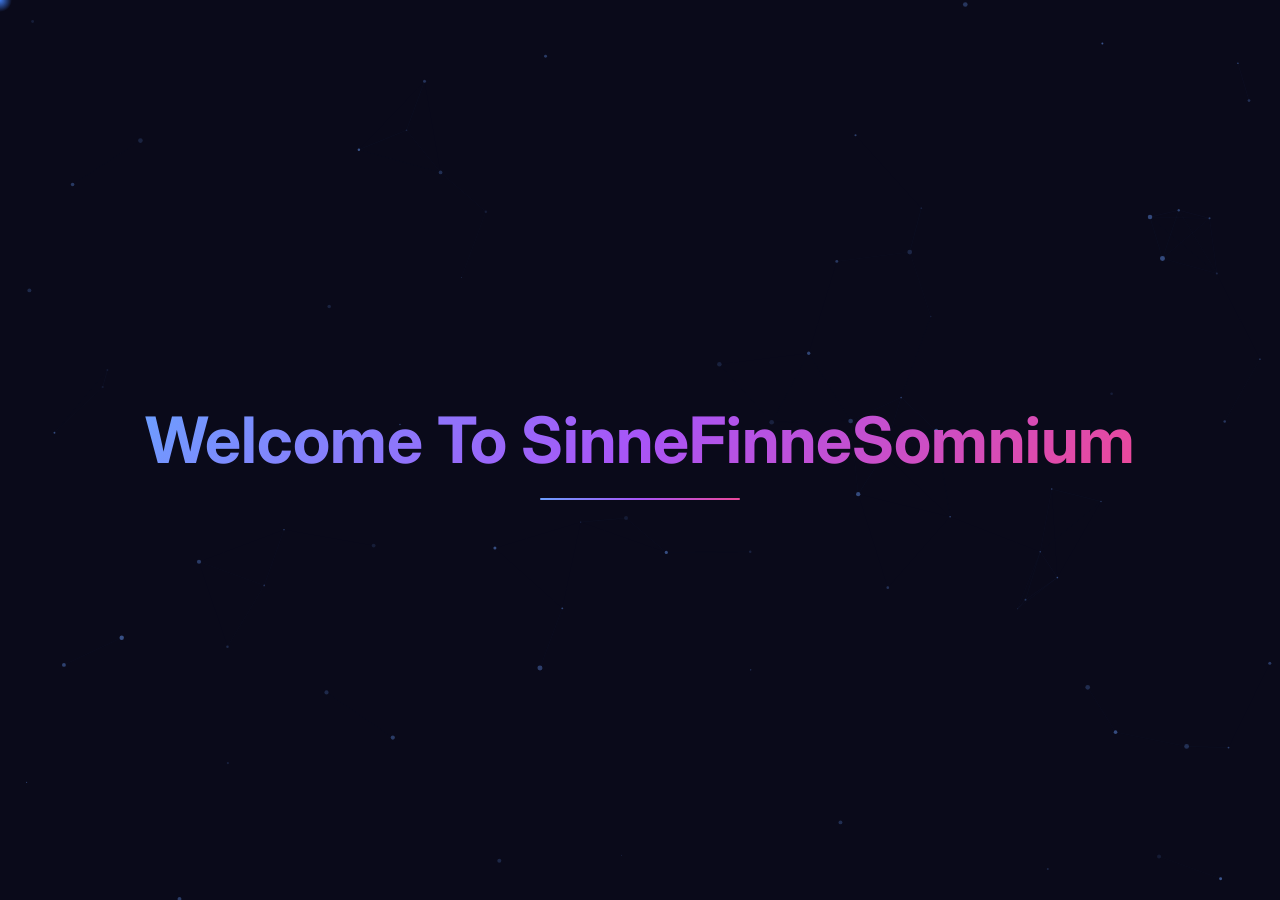
<file: index.html>
<!DOCTYPE html>
<html lang="en">

<head>
  <meta charset="UTF-8">
  <meta name="viewport" content="width=device-width, initial-scale=1.0">
  <meta name="description" content="SinneFinneSomnium — Personal portfolio and creative showcase.">
  <meta name="theme-color" content="#0a0a1a">
  <link rel="stylesheet" href="assets/css/base.css">
  <link rel="stylesheet" href="assets/css/login.css">
  <link rel="icon" type="image/png" href="assets/img/favicon-64.png">
  <link rel="preconnect" href="https://fonts.googleapis.com">
  <link rel="preconnect" href="https://fonts.gstatic.com" crossorigin>
  <link href="https://fonts.googleapis.com/css2?family=Inter:wght@300;400;500;600;700&family=Outfit:wght@300;400;500;600;700&display=swap" rel="stylesheet">
  <script src="assets/js/media.js" defer></script>
  <script src="assets/js/login.js" defer></script>
  <title>SinneFinneSomnium</title>
</head>

<body>
  <canvas id="particles"></canvas>
  <video class="bg-video" autoplay loop muted playsinline></video>
  <audio id="bg-music" preload="auto"></audio>
  <div id="cursor-glow"></div>

  <!-- Loading Screen -->
  <div class="loading-screen" id="loading-screen">
    <div class="loader-content">
      <div class="spinner">
        <div class="spinner-ring"></div>
        <div class="spinner-ring"></div>
        <div class="spinner-ring"></div>
      </div>
      <p class="loader-text" id="loader-text">Loading</p>
    </div>
  </div>

  <!-- Welcome Screen -->
  <div class="welcome-screen" id="welcome-screen">
    <h1 class="welcome-text" id="welcome-text">Welcome To SinneFinneSomnium</h1>
    <div class="welcome-line"></div>
  </div>

  <!-- Login -->
  <div class="login-wrapper" id="login-wrapper">
    <div class="login-container" id="login-container">
      <div class="login-border-glow"></div>
      <div class="login-avatar">
        <img src="assets/img/avatar-400.webp" alt="SinneFinneSomnium" id="login-avatar-img" width="90" height="90">
        <div class="avatar-ring"></div>
      </div>
      <h2 class="login-heading" id="login-heading"></h2>
      <p class="login-subtitle">Enter your credentials to continue</p>
      <form id="login-form" autocomplete="off">
        <div class="input-group">
          <span class="input-icon">&#x1F464;</span>
          <input type="text" id="username" required>
          <label for="username" class="floating-label">Username</label>
        </div>
        <div class="input-group">
          <span class="input-icon">&#x1F512;</span>
          <input type="password" id="password" required>
          <label for="password" class="floating-label">Password</label>
        </div>
        <button type="submit" id="login-btn">
          <span class="btn-text">Sign In</span>
          <span class="btn-shimmer"></span>
        </button>
      </form>
      <div class="error-toast" id="error-toast">
        <span class="error-icon">&#x26A0;&#xFE0F;</span>
        <span class="error-msg" id="error-msg">Invalid username or password</span>
      </div>
    </div>
  </div>

  <!-- Audio Controls -->
  <div class="audio-controls" id="audio-controls">
    <button id="music-toggle" class="music-toggle" title="Toggle Music">
      <span id="music-icon">&#x1F507;</span>
    </button>
    <div class="visualizer" id="visualizer">
      <div class="viz-bar"></div>
      <div class="viz-bar"></div>
      <div class="viz-bar"></div>
      <div class="viz-bar"></div>
      <div class="viz-bar"></div>
    </div>
    <div class="vol-slider-wrap">
      <input type="range" id="vol-slider" min="0" max="100" step="1" value="10">
      <span class="vol-value" id="vol-value">10%</span>
      <span class="song-name" id="song-name">Loading...</span>
    </div>
  </div>
</body>

</html>
</file>
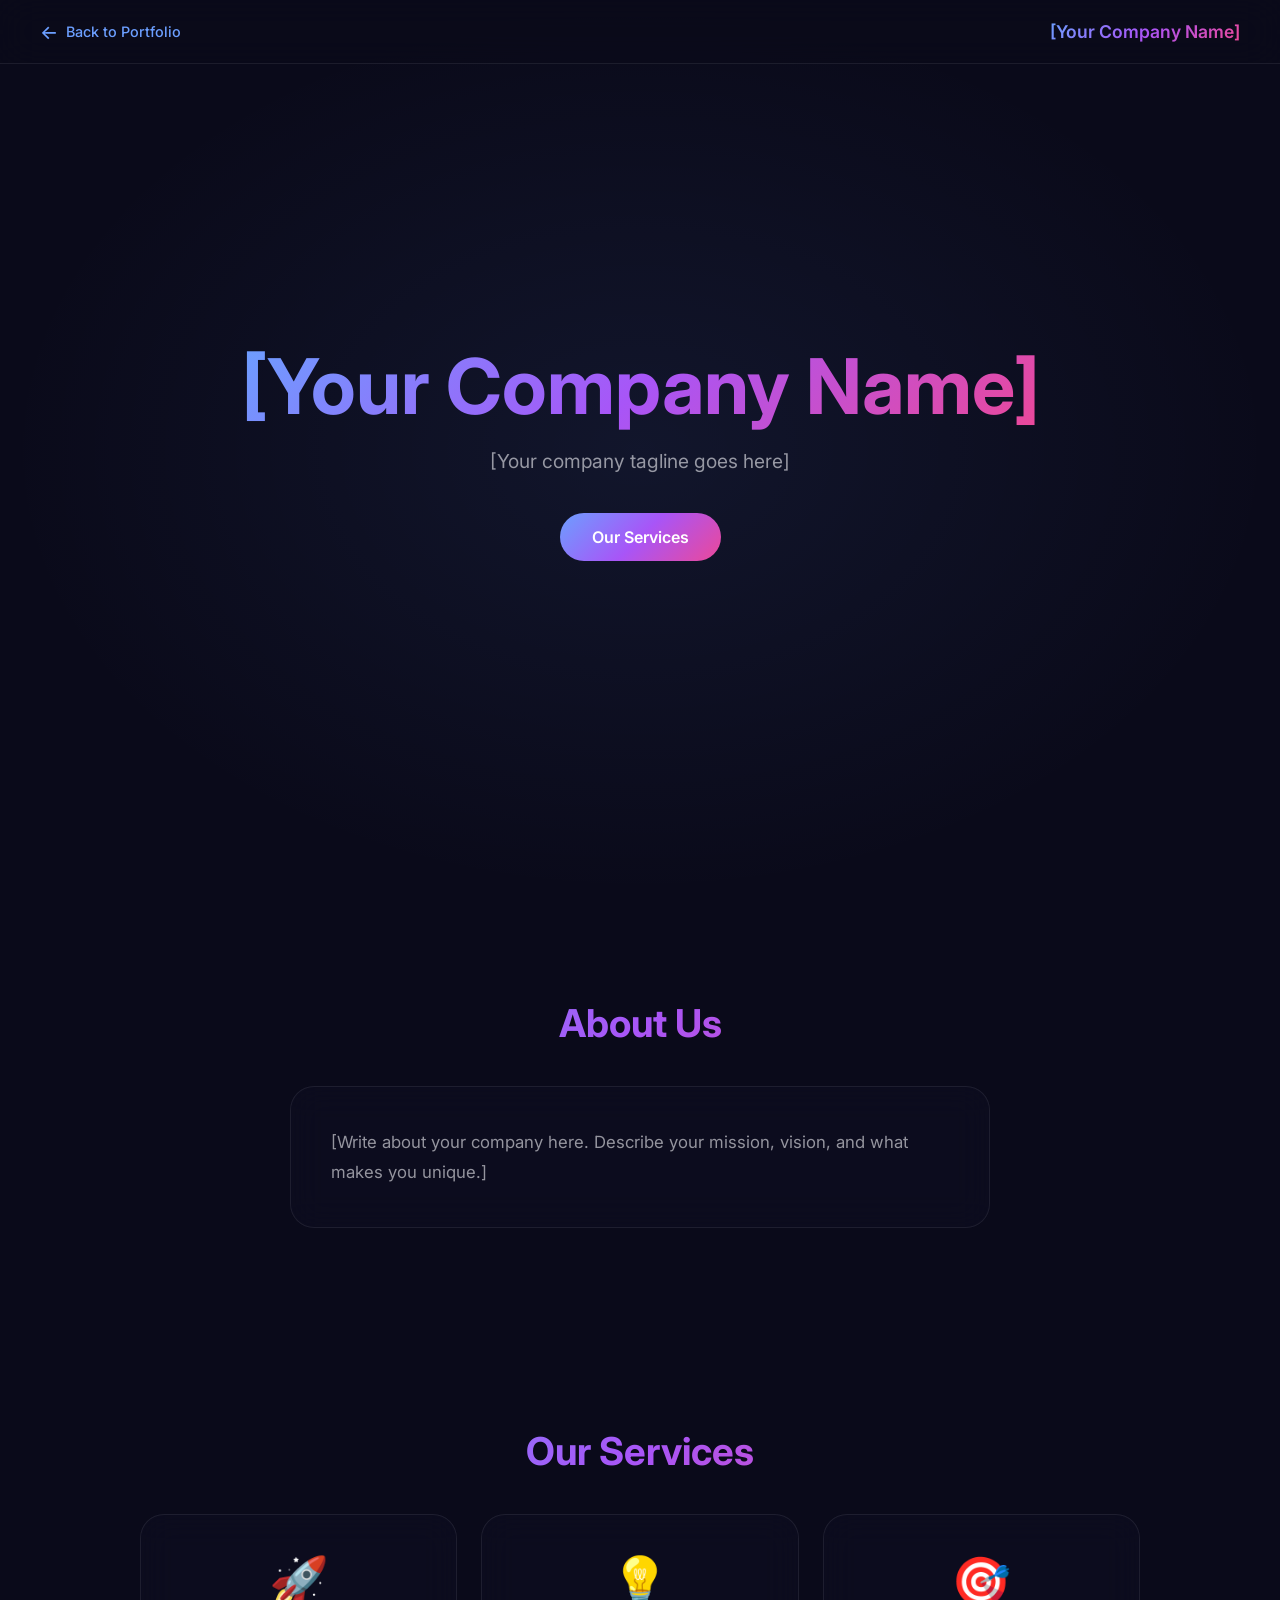
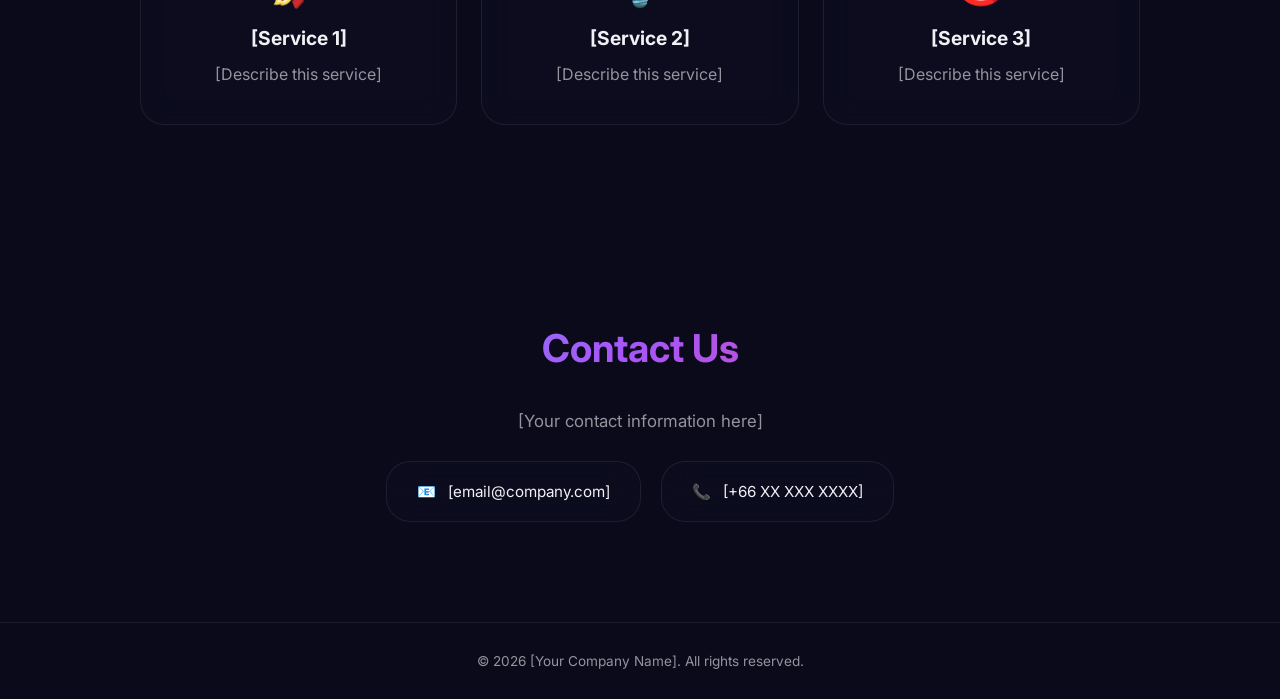
<file: Company/index.html>
<!DOCTYPE html>
<html lang="en">

<head>
  <meta charset="UTF-8">
  <meta name="viewport" content="width=device-width, initial-scale=1.0">
  <meta name="description" content="[Your Company Name] — Company homepage.">
  <link rel="stylesheet" href="../assets/css/base.css">
  <link rel="stylesheet" href="../assets/css/company.css">
  <link rel="icon" type="image/png" href="../assets/img/favicon-64.png">
  <link rel="preconnect" href="https://fonts.googleapis.com">
  <link rel="preconnect" href="https://fonts.gstatic.com" crossorigin>
  <link href="https://fonts.googleapis.com/css2?family=Inter:wght@300;400;500;600;700&family=Outfit:wght@300;400;500;600;700&display=swap" rel="stylesheet">
  <title>[Your Company Name]</title>
</head>

<body>
  <!-- Navigation -->
  <nav class="company-nav">
    <a href="../Home/Homepage.html" class="back-link">
      <span class="back-arrow">&larr;</span>
      <span>Back to Portfolio</span>
    </a>
    <span class="company-brand">[Your Company Name]</span>
  </nav>

  <main>
    <!-- Hero -->
    <section class="company-hero">
      <h1 class="company-title">[Your Company Name]</h1>
      <p class="company-tagline">[Your company tagline goes here]</p>
      <a href="#services" class="btn btn-primary">Our Services</a>
    </section>

    <!-- About -->
    <section class="company-section" id="about">
      <div class="section-inner">
        <h2 class="section-title">About Us</h2>
        <div class="glass-card about-card">
          <p>[Write about your company here. Describe your mission, vision, and what makes you unique.]</p>
        </div>
      </div>
    </section>

    <!-- Services -->
    <section class="company-section" id="services">
      <div class="section-inner">
        <h2 class="section-title">Our Services</h2>
        <div class="services-grid">
          <div class="glass-card service-card">
            <div class="service-icon">&#x1F680;</div>
            <h3>[Service 1]</h3>
            <p>[Describe this service]</p>
          </div>
          <div class="glass-card service-card">
            <div class="service-icon">&#x1F4A1;</div>
            <h3>[Service 2]</h3>
            <p>[Describe this service]</p>
          </div>
          <div class="glass-card service-card">
            <div class="service-icon">&#x1F3AF;</div>
            <h3>[Service 3]</h3>
            <p>[Describe this service]</p>
          </div>
        </div>
      </div>
    </section>

    <!-- Contact -->
    <section class="company-section" id="contact">
      <div class="section-inner" style="text-align:center;">
        <h2 class="section-title">Contact Us</h2>
        <p class="contact-text">[Your contact information here]</p>
        <div class="contact-cards">
          <div class="glass-card contact-card">
            <span>&#x1F4E7;</span>
            <span>[email@company.com]</span>
          </div>
          <div class="glass-card contact-card">
            <span>&#x1F4DE;</span>
            <span>[+66 XX XXX XXXX]</span>
          </div>
        </div>
      </div>
    </section>

    <!-- Footer -->
    <footer class="company-footer">
      <p>&copy; 2026 [Your Company Name]. All rights reserved.</p>
    </footer>
  </main>

  <script src="../assets/js/reveal.js" defer></script>
</body>

</html>
</file>
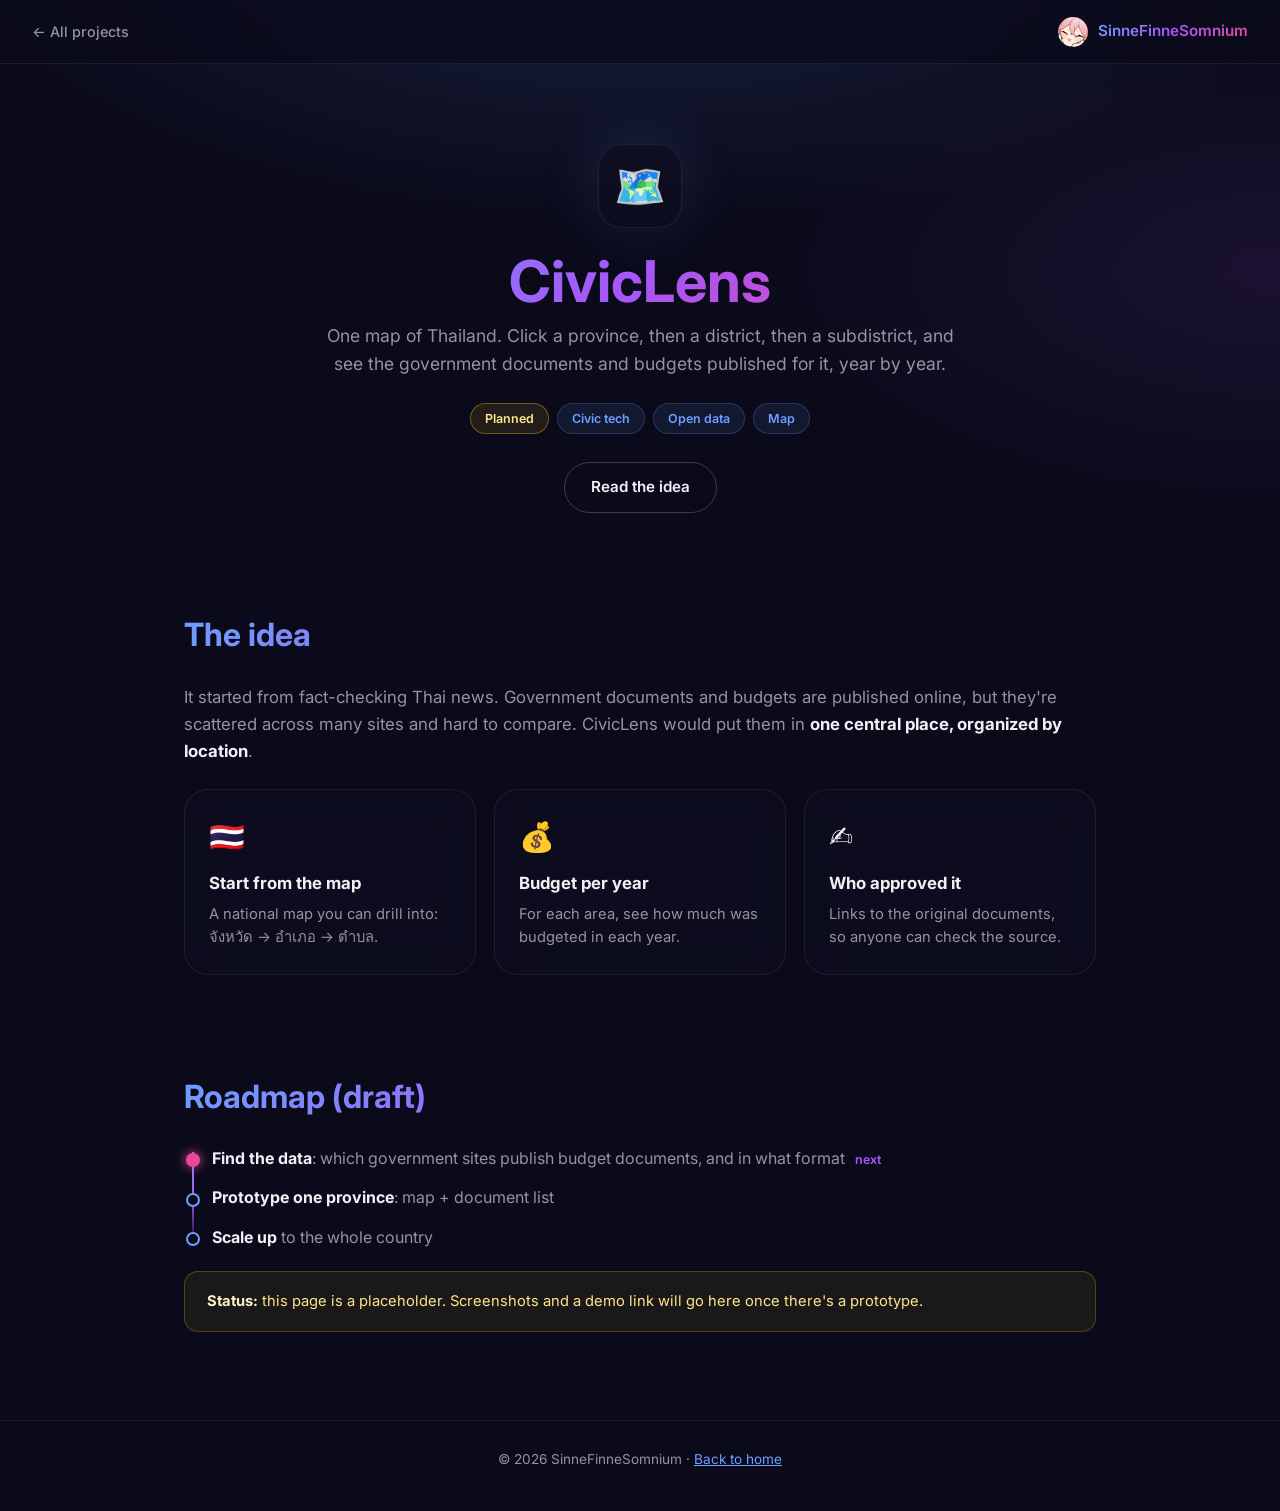
<file: projects/civiclens/index.html>
<!DOCTYPE html>
<html lang="en">

<head>
  <meta charset="UTF-8">
  <meta name="viewport" content="width=device-width, initial-scale=1.0">
  <meta name="description" content="CivicLens — a map of Thailand where you can drill down to any area and see its public budget documents.">
  <meta name="theme-color" content="#0a0a1a">
  <link rel="preconnect" href="https://fonts.googleapis.com">
  <link rel="preconnect" href="https://fonts.gstatic.com" crossorigin>
  <link href="https://fonts.googleapis.com/css2?family=Inter:wght@300;400;500;600;700&family=Outfit:wght@300;400;500;600;700&display=swap" rel="stylesheet">
  <link rel="stylesheet" href="../../assets/css/base.css">
  <link rel="stylesheet" href="../../assets/css/project.css">
  <link rel="icon" type="image/png" href="../../assets/img/favicon-64.png">
  <title>CivicLens — SinneFinneSomnium</title>
</head>

<body>
  <nav class="p-nav">
    <a class="p-back" href="../../Home/Homepage.html#projects">&larr; All projects</a>
    <a class="p-brand" href="../../Home/Homepage.html">
      <img src="../../assets/img/avatar-400.webp" alt="" width="30" height="30">
      <span class="gradient-text">SinneFinneSomnium</span>
    </a>
  </nav>

  <main>
    <header class="p-hero">
      <div class="p-icon">&#x1F5FA;&#xFE0F;</div>
      <h1 class="p-title gradient-text">CivicLens</h1>
      <p class="p-tagline">One map of Thailand. Click a province, then a district, then a subdistrict, and see the government documents and budgets published for it, year by year.</p>
      <div class="p-meta">
        <span class="p-status planned">Planned</span>
        <span class="p-tag">Civic tech</span>
        <span class="p-tag">Open data</span>
        <span class="p-tag">Map</span>
      </div>
      <div class="p-actions">
        <a class="btn btn-outline" href="#idea">Read the idea</a>
      </div>
    </header>

    <section class="p-section" id="idea">
      <h2 class="section-title gradient-text">The idea</h2>
      <p class="p-lead">It started from fact-checking Thai news. Government documents and budgets are published online, but they're scattered across many sites and hard to compare. CivicLens would put them in <strong>one central place, organized by location</strong>.</p>
      <div class="p-grid" style="margin-top: 24px;">
        <div class="p-card glass-card">
          <div class="p-card-icon">&#x1F1F9;&#x1F1ED;</div>
          <h3>Start from the map</h3>
          <p>A national map you can drill into: จังหวัด &rarr; อำเภอ &rarr; ตำบล.</p>
        </div>
        <div class="p-card glass-card">
          <div class="p-card-icon">&#x1F4B0;</div>
          <h3>Budget per year</h3>
          <p>For each area, see how much was budgeted in each year.</p>
        </div>
        <div class="p-card glass-card">
          <div class="p-card-icon">&#x270D;&#xFE0F;</div>
          <h3>Who approved it</h3>
          <p>Links to the original documents, so anyone can check the source.</p>
        </div>
      </div>
    </section>

    <section class="p-section">
      <h2 class="section-title gradient-text">Roadmap (draft)</h2>
      <ol class="p-timeline">
        <li class="now"><strong>Find the data</strong>: which government sites publish budget documents, and in what format <span class="when">next</span></li>
        <li><strong>Prototype one province</strong>: map + document list</li>
        <li><strong>Scale up</strong> to the whole country</li>
      </ol>
      <p class="p-note" style="margin-top: 20px;"><strong>Status:</strong> this page is a placeholder. Screenshots and a demo link will go here once there's a prototype.</p>
    </section>
  </main>

  <footer class="p-footer">
    <p>&copy; 2026 SinneFinneSomnium &middot; <a href="../../Home/Homepage.html">Back to home</a></p>
  </footer>

  <script src="../../assets/js/reveal.js" defer></script>
</body>

</html>
</file>
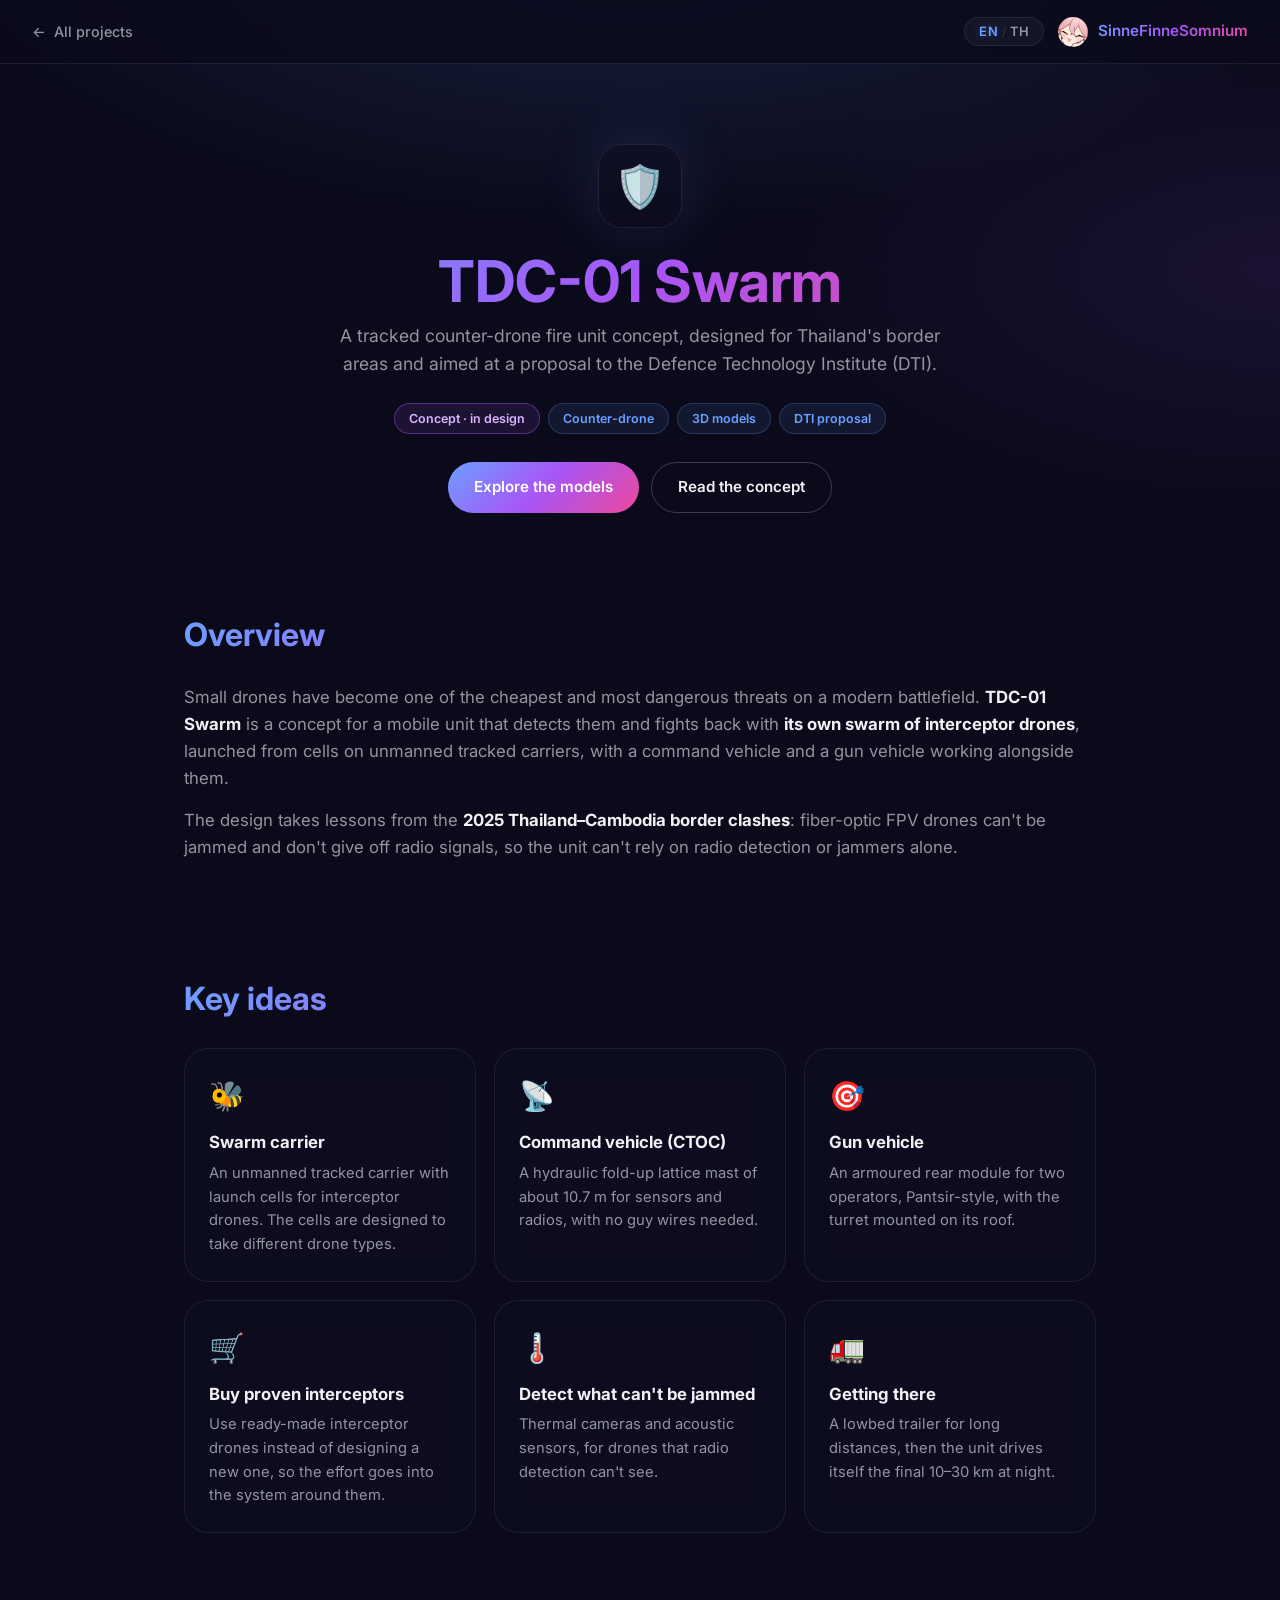
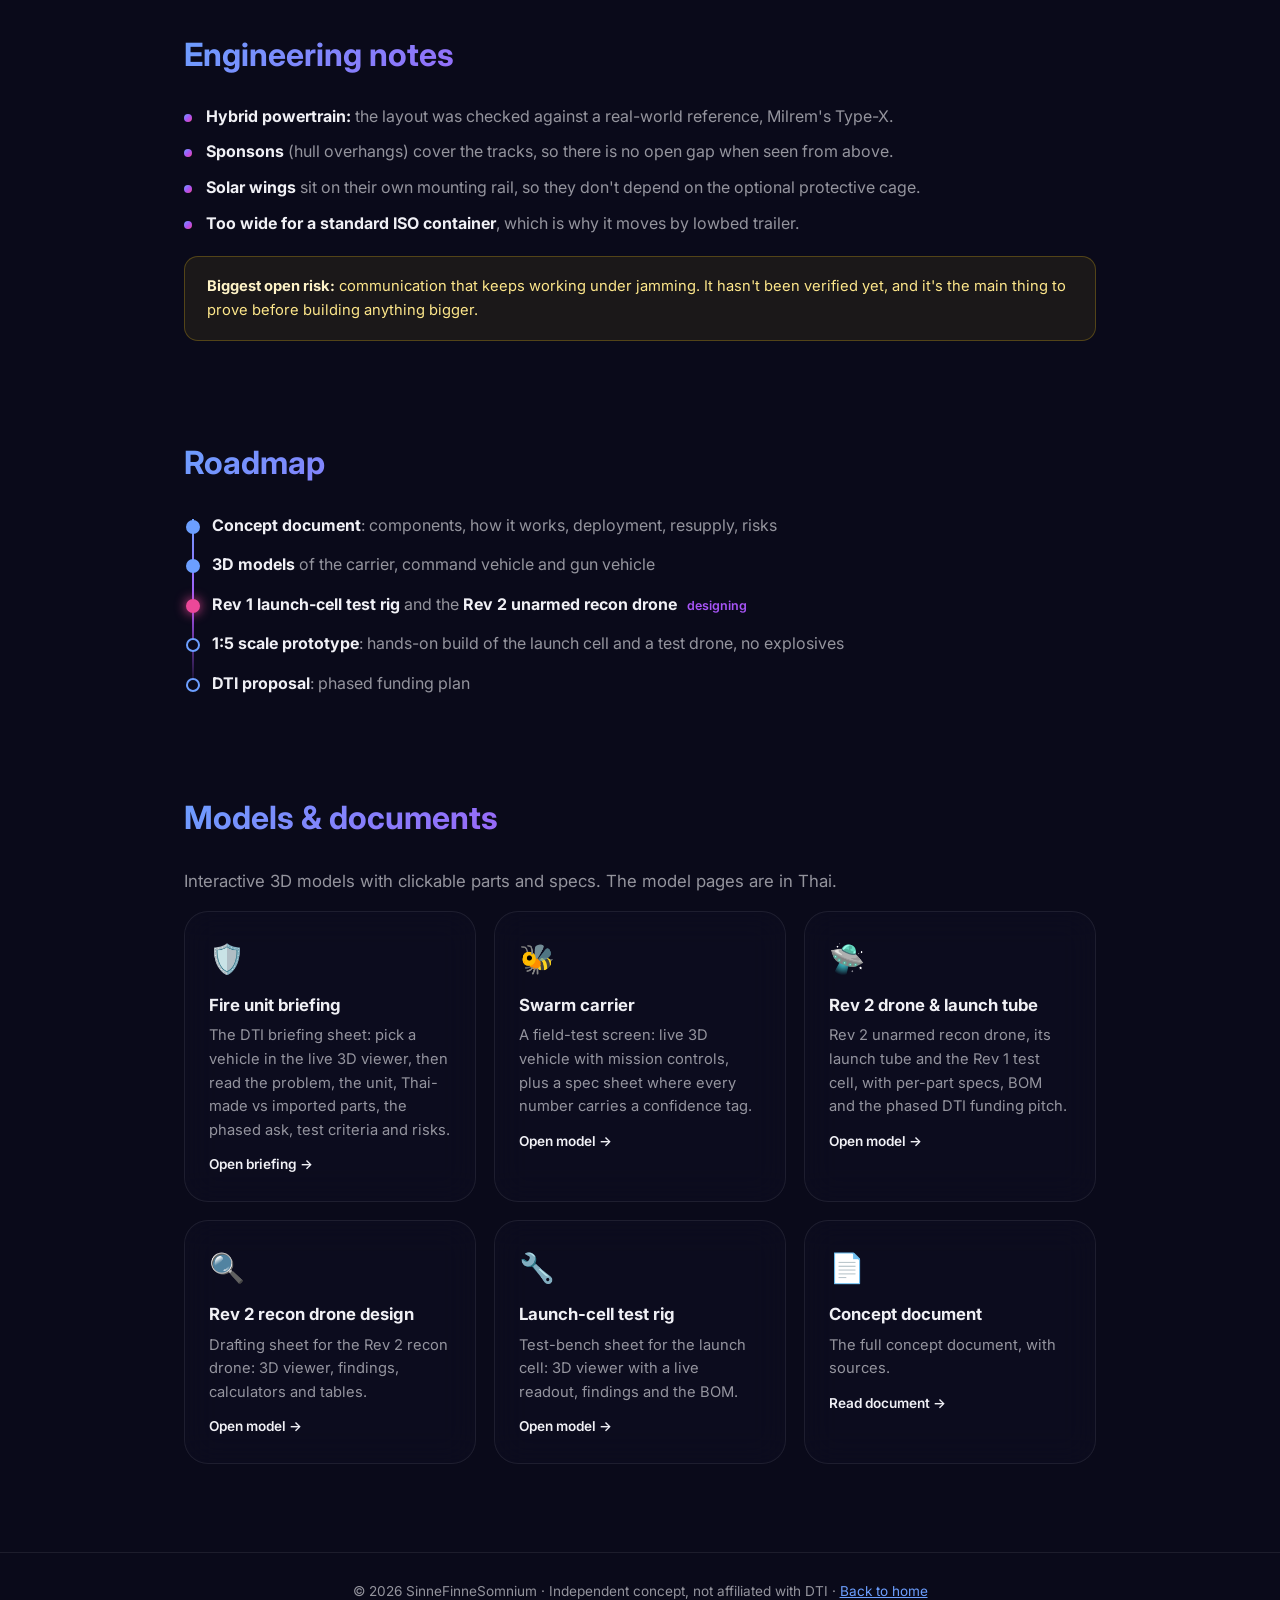
<file: projects/tdc-01/index.html>
<!DOCTYPE html>
<html lang="en">

<head>
  <meta charset="UTF-8">
  <meta name="viewport" content="width=device-width, initial-scale=1.0">
  <meta name="description" content="TDC-01 Swarm — a tracked counter-drone fire unit concept for Thailand's border areas.">
  <meta name="theme-color" content="#0a0a1a">
  <link rel="preconnect" href="https://fonts.googleapis.com">
  <link rel="preconnect" href="https://fonts.gstatic.com" crossorigin>
  <link href="https://fonts.googleapis.com/css2?family=Inter:wght@300;400;500;600;700&family=Outfit:wght@300;400;500;600;700&display=swap" rel="stylesheet">
  <link rel="stylesheet" href="../../assets/css/base.css">
  <link rel="stylesheet" href="../../assets/css/project.css">
  <link rel="icon" type="image/png" href="../../assets/img/favicon-64.png">
  <script src="../../assets/js/lang.js"></script>
  <title>TDC-01 Swarm — SinneFinneSomnium</title>
</head>

<body>
  <nav class="p-nav">
    <a class="p-back" href="../../Home/Homepage.html#projects">&larr; <span data-l="en">All projects</span><span data-l="th">โปรเจกต์ทั้งหมด</span></a>
    <div class="p-nav-right">
      <button class="lang-switcher" id="lang-switcher" title="Switch language / เปลี่ยนภาษา">
        <span class="lang-option active" data-lang="en">EN</span>
        <span class="lang-divider">/</span>
        <span class="lang-option" data-lang="th">TH</span>
      </button>
      <a class="p-brand" href="../../Home/Homepage.html">
        <img src="../../assets/img/avatar-400.webp" alt="" width="30" height="30">
        <span class="gradient-text">SinneFinneSomnium</span>
      </a>
    </div>
  </nav>

  <main>
    <header class="p-hero">
      <div class="p-icon">&#x1F6E1;&#xFE0F;</div>
      <h1 class="p-title gradient-text">TDC-01 Swarm</h1>
      <p class="p-tagline" data-l="en">A tracked counter-drone fire unit concept, designed for Thailand's border areas and aimed at a proposal to the Defence Technology Institute (DTI).</p>
      <p class="p-tagline" data-l="th">แนวคิดหน่วยยิงต่อต้านโดรนบนรถสายพาน ออกแบบสำหรับพื้นที่ชายแดนไทย เพื่อเสนอต่อสถาบันเทคโนโลยีป้องกันประเทศ (สทป. / DTI)</p>
      <div class="p-meta">
        <span class="p-status concept"><span data-l="en">Concept &middot; in design</span><span data-l="th">แนวคิด &middot; กำลังออกแบบ</span></span>
        <span class="p-tag"><span data-l="en">Counter-drone</span><span data-l="th">ต่อต้านโดรน</span></span>
        <span class="p-tag"><span data-l="en">3D models</span><span data-l="th">โมเดล 3 มิติ</span></span>
        <span class="p-tag"><span data-l="en">DTI proposal</span><span data-l="th">ข้อเสนอต่อ สทป.</span></span>
      </div>
      <div class="p-actions">
        <a class="btn btn-primary" href="#models"><span data-l="en">Explore the models</span><span data-l="th">ดูโมเดล</span></a>
        <a class="btn btn-outline" href="concept/index.html"><span data-l="en">Read the concept</span><span data-l="th">อ่านเอกสารแนวคิด</span></a>
      </div>
    </header>

    <section class="p-section" id="overview">
      <h2 class="section-title gradient-text"><span data-l="en">Overview</span><span data-l="th">ภาพรวม</span></h2>
      <p class="p-lead" data-l="en">Small drones have become one of the cheapest and most dangerous threats on a modern battlefield. <strong>TDC-01 Swarm</strong> is a concept for a mobile unit that detects them and fights back with <strong>its own swarm of interceptor drones</strong>, launched from cells on unmanned tracked carriers, with a command vehicle and a gun vehicle working alongside them.</p>
      <p class="p-lead" data-l="th">โดรนขนาดเล็กกลายเป็นภัยที่ถูกที่สุดและอันตรายที่สุดอย่างหนึ่งในสนามรบยุคนี้ <strong>TDC-01 Swarm</strong> คือแนวคิดหน่วยเคลื่อนที่ที่ตรวจจับโดรนเหล่านี้แล้วสู้กลับด้วย<strong>ฝูงโดรนสกัดกั้นของตัวเอง</strong> ซึ่งยิงจากช่องปล่อยบนรถสายพานไร้คนขับ ทำงานร่วมกับรถศูนย์บังคับการและรถปืน</p>
      <p class="p-lead" data-l="en">The design takes lessons from the <strong>2025 Thailand&ndash;Cambodia border clashes</strong>: fiber-optic FPV drones can't be jammed and don't give off radio signals, so the unit can't rely on radio detection or jammers alone.</p>
      <p class="p-lead" data-l="th">การออกแบบนำบทเรียนจาก<strong>การปะทะชายแดนไทย&ndash;กัมพูชา ปี 2568</strong> มาใช้ โดรน FPV ที่บังคับผ่านสายใยแก้วรบกวนสัญญาณไม่ได้และไม่ปล่อยคลื่นวิทยุ หน่วยนี้จึงพึ่งแค่การจับคลื่นวิทยุหรือเครื่องรบกวนสัญญาณอย่างเดียวไม่ได้</p>
    </section>

    <section class="p-section">
      <h2 class="section-title gradient-text"><span data-l="en">Key ideas</span><span data-l="th">แนวคิดหลัก</span></h2>
      <div class="p-grid">
        <div class="p-card glass-card">
          <div class="p-card-icon">&#x1F41D;</div>
          <h3><span data-l="en">Swarm carrier</span><span data-l="th">รถ Swarm</span></h3>
          <p data-l="en">An unmanned tracked carrier with launch cells for interceptor drones. The cells are designed to take different drone types.</p>
          <p data-l="th">รถสายพานไร้คนขับที่มีช่องปล่อยโดรนสกัดกั้น ออกแบบช่องให้ใส่โดรนได้หลายแบบ</p>
        </div>
        <div class="p-card glass-card">
          <div class="p-card-icon">&#x1F4E1;</div>
          <h3><span data-l="en">Command vehicle (CTOC)</span><span data-l="th">รถศูนย์บังคับการ (CTOC)</span></h3>
          <p data-l="en">A hydraulic fold-up lattice mast of about 10.7 m for sensors and radios, with no guy wires needed.</p>
          <p data-l="th">เสาโครงถักพับได้ด้วยไฮดรอลิก สูงราว 10.7 ม. สำหรับเซนเซอร์และวิทยุ ไม่ต้องใช้สลิงยึด</p>
        </div>
        <div class="p-card glass-card">
          <div class="p-card-icon">&#x1F3AF;</div>
          <h3><span data-l="en">Gun vehicle</span><span data-l="th">รถปืน</span></h3>
          <p data-l="en">An armoured rear module for two operators, Pantsir-style, with the turret mounted on its roof.</p>
          <p data-l="th">ห้องควบคุมหุ้มเกราะท้ายรถสำหรับพลประจำ 2 นาย แบบ Pantsir โดยติดป้อมปืนไว้บนหลังคา</p>
        </div>
        <div class="p-card glass-card">
          <div class="p-card-icon">&#x1F6D2;</div>
          <h3><span data-l="en">Buy proven interceptors</span><span data-l="th">ซื้อโดรนสกัดกั้นที่พิสูจน์แล้ว</span></h3>
          <p data-l="en">Use ready-made interceptor drones instead of designing a new one, so the effort goes into the system around them.</p>
          <p data-l="th">ใช้โดรนสกัดกั้นสำเร็จรูปแทนการออกแบบใหม่ แล้วทุ่มแรงไปที่ระบบรอบตัวโดรน</p>
        </div>
        <div class="p-card glass-card">
          <div class="p-card-icon">&#x1F321;&#xFE0F;</div>
          <h3><span data-l="en">Detect what can't be jammed</span><span data-l="th">ตรวจจับสิ่งที่รบกวนไม่ได้</span></h3>
          <p data-l="en">Thermal cameras and acoustic sensors, for drones that radio detection can't see.</p>
          <p data-l="th">กล้องความร้อนและไมโครโฟน สำหรับโดรนที่การจับคลื่นวิทยุมองไม่เห็น</p>
        </div>
        <div class="p-card glass-card">
          <div class="p-card-icon">&#x1F69B;</div>
          <h3><span data-l="en">Getting there</span><span data-l="th">การเดินทางไปพื้นที่</span></h3>
          <p data-l="en">A lowbed trailer for long distances, then the unit drives itself the final 10&ndash;30 km at night.</p>
          <p data-l="th">ใช้รถพ่วงโลว์เบดสำหรับระยะไกล แล้วขับเองช่วง 10&ndash;30 กม. สุดท้ายในเวลากลางคืน</p>
        </div>
      </div>
    </section>

    <section class="p-section">
      <h2 class="section-title gradient-text"><span data-l="en">Engineering notes</span><span data-l="th">บันทึกด้านวิศวกรรม</span></h2>
      <ul class="p-list" data-l="en">
        <li><strong>Hybrid powertrain:</strong> the layout was checked against a real-world reference, Milrem's Type-X.</li>
        <li><strong>Sponsons</strong> (hull overhangs) cover the tracks, so there is no open gap when seen from above.</li>
        <li><strong>Solar wings</strong> sit on their own mounting rail, so they don't depend on the optional protective cage.</li>
        <li><strong>Too wide for a standard ISO container</strong>, which is why it moves by lowbed trailer.</li>
      </ul>
      <ul class="p-list" data-l="th">
        <li><strong>ระบบขับเคลื่อนไฮบริด:</strong> เทียบผังกับรถจริงที่ใช้อ้างอิงคือ Type-X ของ Milrem แล้ว</li>
        <li><strong>สปอนซัน</strong> (ตัวถังยื่นออกด้านข้าง) ปิดเหนือสายพาน มองจากด้านบนจึงไม่มีช่องโหว่</li>
        <li><strong>แผงโซลาร์</strong> มีรางยึดของตัวเอง ไม่ต้องพึ่งกรงป้องกันที่เป็นอุปกรณ์เสริม</li>
        <li><strong>กว้างเกินตู้คอนเทนเนอร์ ISO มาตรฐาน</strong> จึงต้องขนด้วยรถพ่วงโลว์เบด</li>
      </ul>
      <p class="p-note" style="margin-top: 20px;" data-l="en"><strong>Biggest open risk:</strong> communication that keeps working under jamming. It hasn't been verified yet, and it's the main thing to prove before building anything bigger.</p>
      <p class="p-note" style="margin-top: 20px;" data-l="th"><strong>ความเสี่ยงใหญ่ที่สุดที่ยังไม่ได้ปิด:</strong> การสื่อสารที่ยังใช้ได้ภายใต้การรบกวนสัญญาณ ข้อนี้ยังไม่ได้พิสูจน์ และต้องพิสูจน์ให้ได้ก่อนจะสร้างอะไรที่ใหญ่กว่านี้</p>
    </section>

    <section class="p-section">
      <h2 class="section-title gradient-text"><span data-l="en">Roadmap</span><span data-l="th">แผนงาน</span></h2>
      <ol class="p-timeline" data-l="en">
        <li class="done"><strong>Concept document</strong>: components, how it works, deployment, resupply, risks</li>
        <li class="done"><strong>3D models</strong> of the carrier, command vehicle and gun vehicle</li>
        <li class="now"><strong>Rev 1 launch-cell test rig</strong> and the <strong>Rev 2 unarmed recon drone</strong> <span class="when">designing</span></li>
        <li><strong>1:5 scale prototype</strong>: hands-on build of the launch cell and a test drone, no explosives</li>
        <li><strong>DTI proposal</strong>: phased funding plan</li>
      </ol>
      <ol class="p-timeline" data-l="th">
        <li class="done"><strong>เอกสารแนวคิด</strong>: ส่วนประกอบ หลักการทำงาน การวางกำลัง การส่งกำลังบำรุง และความเสี่ยง</li>
        <li class="done"><strong>โมเดล 3 มิติ</strong> ของรถ Swarm รถศูนย์บังคับการ และรถปืน</li>
        <li class="now"><strong>แท่นทดสอบช่องปล่อยรุ่น 1</strong> และ<strong>โดรนลาดตระเวนรุ่น 2 แบบไม่มีอาวุธ</strong> <span class="when">กำลังออกแบบ</span></li>
        <li><strong>ต้นแบบย่อส่วน 1:5</strong>: สร้างช่องปล่อยและโดรนทดสอบจริง ไม่มีวัตถุระเบิด</li>
        <li><strong>ข้อเสนอต่อ สทป.</strong>: แผนขอทุนแบ่งเป็นเฟส</li>
      </ol>
    </section>

    <section class="p-section" id="models">
      <h2 class="section-title gradient-text"><span data-l="en">Models &amp; documents</span><span data-l="th">โมเดลและเอกสาร</span></h2>
      <p class="p-lead" data-l="en">Interactive 3D models with clickable parts and specs. The model pages are in Thai.</p>
      <p class="p-lead" data-l="th">โมเดล 3 มิติแบบโต้ตอบได้ แตะชิ้นส่วนเพื่อดูสเปกได้</p>
      <div class="p-grid">
        <a class="p-card glass-card" href="models/fire-unit/index.html">
          <div class="p-card-icon">&#x1F6E1;&#xFE0F;</div>
          <h3><span data-l="en">Fire unit briefing</span><span data-l="th">หน่วยยิง TDC-01</span></h3>
          <p data-l="en">The DTI briefing sheet: pick a vehicle in the live 3D viewer, then read the problem, the unit, Thai-made vs imported parts, the phased ask, test criteria and risks.</p>
          <p data-l="th">เอกสารสรุปสำหรับ สทป.: เลือกรถในโมเดล 3 มิติ แล้วอ่านปัญหา ตัวหน่วย ชิ้นส่วนที่ผลิตในไทยกับที่ต้องนำเข้า คำขอทุนรายเฟส เกณฑ์ทดสอบ และความเสี่ยง</p>
          <span class="p-card-link"><span data-l="en">Open briefing &rarr;</span><span data-l="th">เปิดดู &rarr;</span></span>
        </a>
        <a class="p-card glass-card" href="models/carrier/index.html">
          <div class="p-card-icon">&#x1F41D;</div>
          <h3><span data-l="en">Swarm carrier</span><span data-l="th">รถ Swarm</span></h3>
          <p data-l="en">A field-test screen: live 3D vehicle with mission controls, plus a spec sheet where every number carries a confidence tag.</p>
          <p data-l="th">หน้าจอทดสอบภาคสนาม: รถ 3 มิติพร้อมปุ่มสั่งภารกิจ และตารางสเปกที่ทุกตัวเลขมีป้ายบอกความมั่นใจ</p>
          <span class="p-card-link"><span data-l="en">Open model &rarr;</span><span data-l="th">เปิดดู &rarr;</span></span>
        </a>
        <a class="p-card glass-card" href="models/drone-v2/index.html">
          <div class="p-card-icon">&#x1F6F8;</div>
          <h3><span data-l="en">Rev 2 drone &amp; launch tube</span><span data-l="th">โดรนรุ่น 2 และท่อปล่อย</span></h3>
          <p data-l="en">Rev 2 unarmed recon drone, its launch tube and the Rev 1 test cell, with per-part specs, BOM and the phased DTI funding pitch.</p>
          <p data-l="th">โดรนลาดตระเวนรุ่น 2 แบบไม่มีอาวุธ ท่อปล่อย และกล่องทดสอบรุ่น 1 พร้อมสเปกรายชิ้น รายการชิ้นส่วนและราคา และแผนขอทุนรายเฟส</p>
          <span class="p-card-link"><span data-l="en">Open model &rarr;</span><span data-l="th">เปิดดู &rarr;</span></span>
        </a>
        <a class="p-card glass-card" href="models/recon-v2/index.html">
          <div class="p-card-icon">&#x1F50D;</div>
          <h3><span data-l="en">Rev 2 recon drone design</span><span data-l="th">โดรนลาดตระเวนรุ่น 2</span></h3>
          <p data-l="en">Drafting sheet for the Rev 2 recon drone: 3D viewer, findings, calculators and tables.</p>
          <p data-l="th">แผ่นงานออกแบบโดรนลาดตระเวนรุ่น 2: โมเดล 3 มิติ ผลการวิเคราะห์ เครื่องคำนวณ และตาราง</p>
          <span class="p-card-link"><span data-l="en">Open model &rarr;</span><span data-l="th">เปิดดู &rarr;</span></span>
        </a>
        <a class="p-card glass-card" href="models/launch-test-rig/index.html">
          <div class="p-card-icon">&#x1F527;</div>
          <h3><span data-l="en">Launch-cell test rig</span><span data-l="th">แท่นทดสอบช่องปล่อย</span></h3>
          <p data-l="en">Test-bench sheet for the launch cell: 3D viewer with a live readout, findings and the BOM.</p>
          <p data-l="th">แผ่นงานแท่นทดสอบช่องปล่อย: โมเดล 3 มิติพร้อมค่าที่อ่านได้สด ผลการวิเคราะห์ และรายการชิ้นส่วน</p>
          <span class="p-card-link"><span data-l="en">Open model &rarr;</span><span data-l="th">เปิดดู &rarr;</span></span>
        </a>
        <a class="p-card glass-card" href="concept/index.html">
          <div class="p-card-icon">&#x1F4C4;</div>
          <h3><span data-l="en">Concept document</span><span data-l="th">เอกสารแนวคิดหน่วยยิง</span></h3>
          <p data-l="en">The full concept document, with sources.</p>
          <p data-l="th">เอกสารแนวคิดฉบับเต็ม พร้อมแหล่งอ้างอิง</p>
          <span class="p-card-link"><span data-l="en">Read document &rarr;</span><span data-l="th">อ่านเอกสาร &rarr;</span></span>
        </a>
      </div>
    </section>
  </main>

  <footer class="p-footer">
    <p><span data-l="en">&copy; 2026 SinneFinneSomnium &middot; Independent concept, not affiliated with DTI &middot; <a href="../../Home/Homepage.html">Back to home</a></span><span data-l="th">&copy; 2569 SinneFinneSomnium &middot; แนวคิดอิสระ ไม่ได้เกี่ยวข้องกับ สทป. &middot; <a href="../../Home/Homepage.html">กลับหน้าแรก</a></span></p>
  </footer>

  <script src="../../assets/js/reveal.js" defer></script>
</body>

</html>
</file>
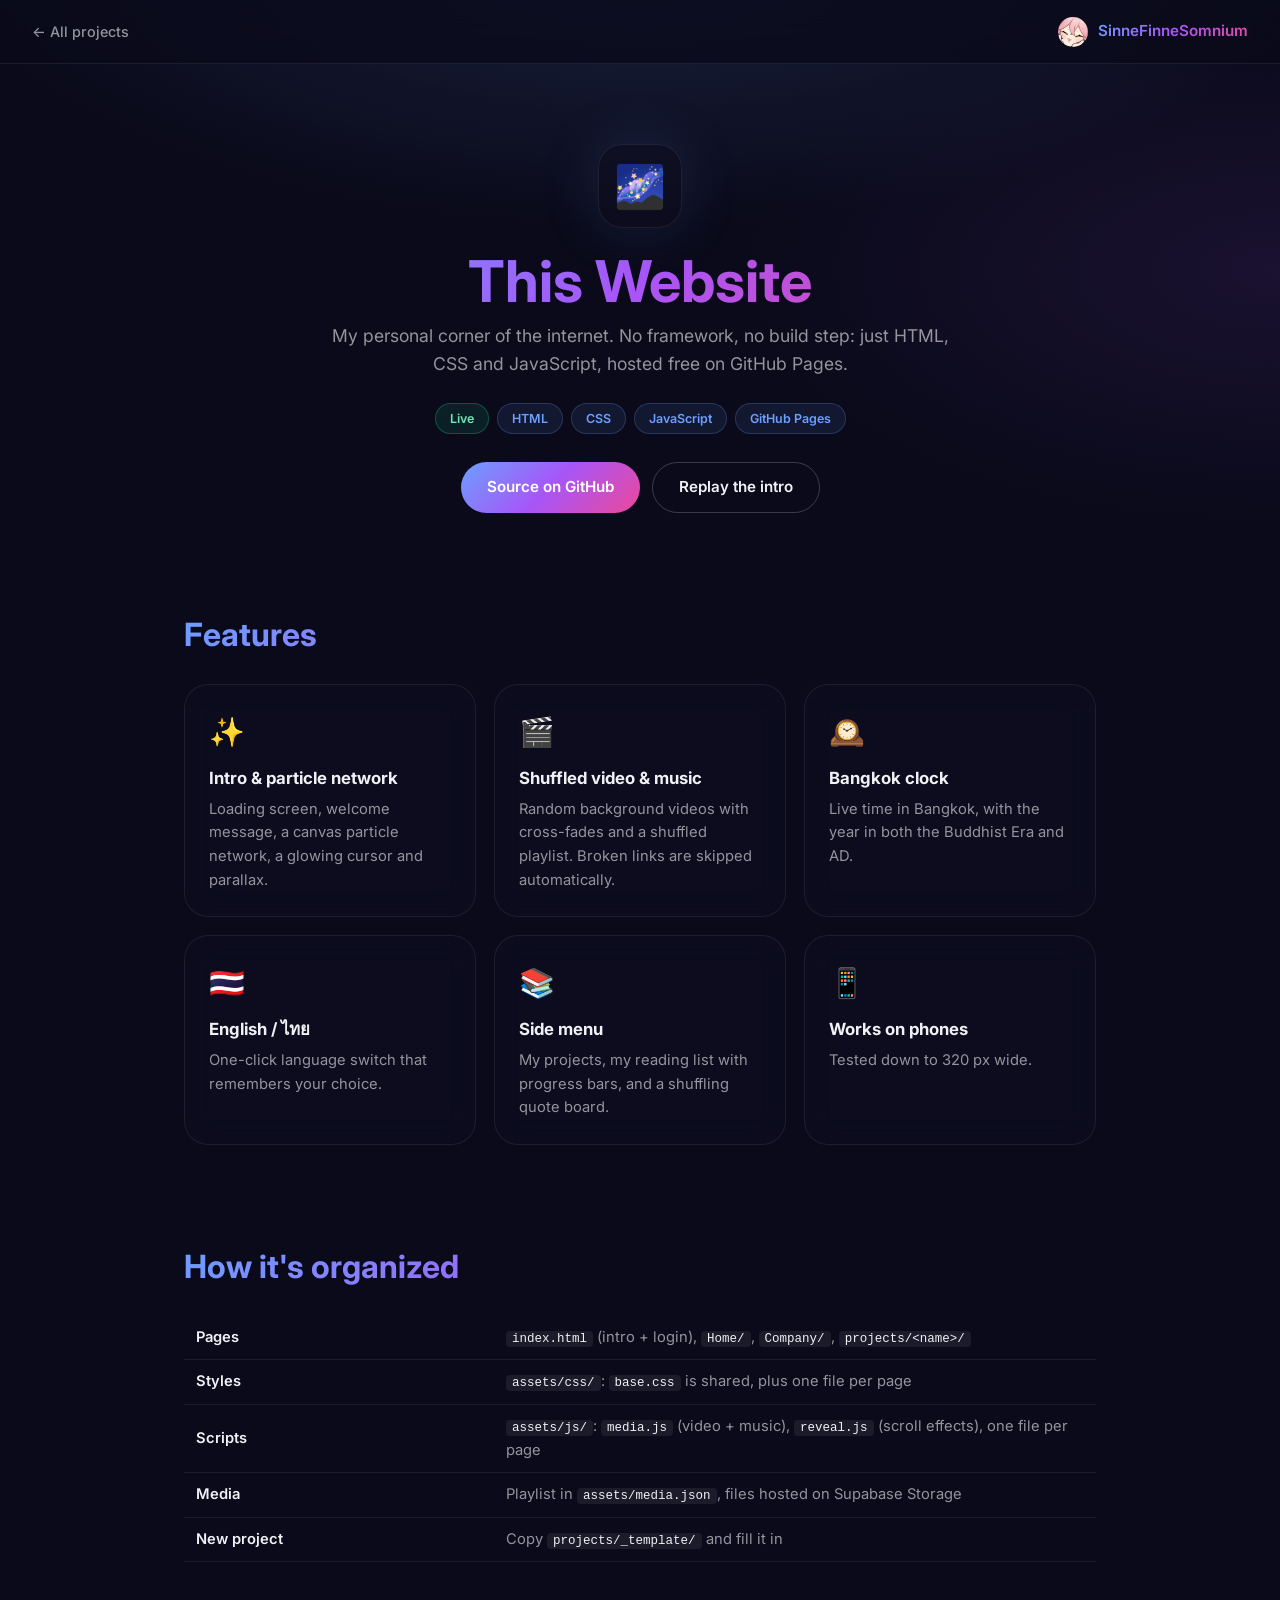
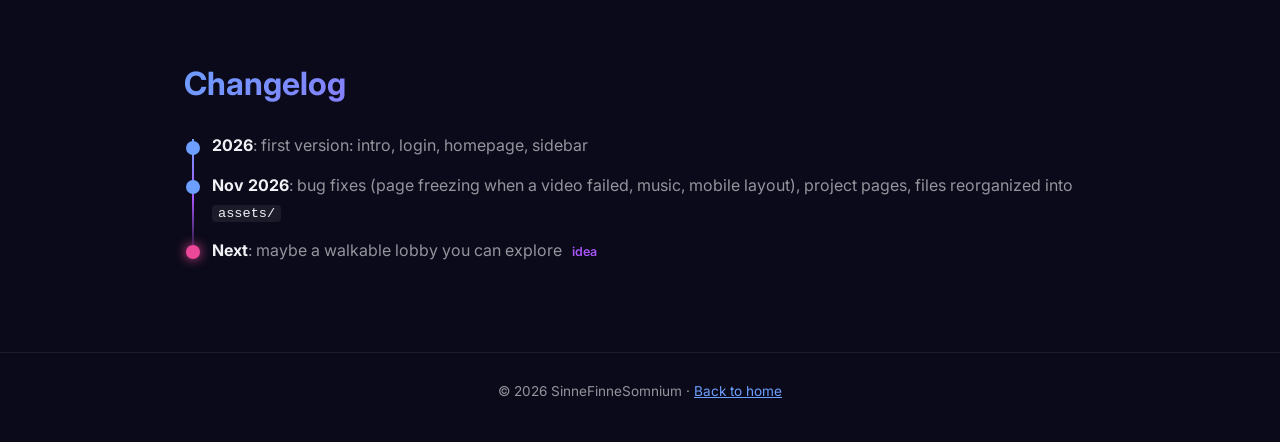
<file: projects/this-website/index.html>
<!DOCTYPE html>
<html lang="en">

<head>
  <meta charset="UTF-8">
  <meta name="viewport" content="width=device-width, initial-scale=1.0">
  <meta name="description" content="How SinneFinneSomnium's portfolio site is built: plain HTML, CSS and JavaScript on GitHub Pages.">
  <meta name="theme-color" content="#0a0a1a">
  <link rel="preconnect" href="https://fonts.googleapis.com">
  <link rel="preconnect" href="https://fonts.gstatic.com" crossorigin>
  <link href="https://fonts.googleapis.com/css2?family=Inter:wght@300;400;500;600;700&family=Outfit:wght@300;400;500;600;700&display=swap" rel="stylesheet">
  <link rel="stylesheet" href="../../assets/css/base.css">
  <link rel="stylesheet" href="../../assets/css/project.css">
  <link rel="icon" type="image/png" href="../../assets/img/favicon-64.png">
  <title>This Website — SinneFinneSomnium</title>
</head>

<body>
  <nav class="p-nav">
    <a class="p-back" href="../../Home/Homepage.html#projects">&larr; All projects</a>
    <a class="p-brand" href="../../Home/Homepage.html">
      <img src="../../assets/img/avatar-400.webp" alt="" width="30" height="30">
      <span class="gradient-text">SinneFinneSomnium</span>
    </a>
  </nav>

  <main>
    <header class="p-hero">
      <div class="p-icon">&#x1F30C;</div>
      <h1 class="p-title gradient-text">This Website</h1>
      <p class="p-tagline">My personal corner of the internet. No framework, no build step: just HTML, CSS and JavaScript, hosted free on GitHub Pages.</p>
      <div class="p-meta">
        <span class="p-status">Live</span>
        <span class="p-tag">HTML</span>
        <span class="p-tag">CSS</span>
        <span class="p-tag">JavaScript</span>
        <span class="p-tag">GitHub Pages</span>
      </div>
      <div class="p-actions">
        <a class="btn btn-primary" href="https://github.com/SinneFinneSomnium/SinneFinneSomnium.github.io" target="_blank" rel="noopener">Source on GitHub</a>
        <a class="btn btn-outline" href="../../index.html">Replay the intro</a>
      </div>
    </header>

    <section class="p-section">
      <h2 class="section-title gradient-text">Features</h2>
      <div class="p-grid">
        <div class="p-card glass-card">
          <div class="p-card-icon">&#x2728;</div>
          <h3>Intro &amp; particle network</h3>
          <p>Loading screen, welcome message, a canvas particle network, a glowing cursor and parallax.</p>
        </div>
        <div class="p-card glass-card">
          <div class="p-card-icon">&#x1F3AC;</div>
          <h3>Shuffled video &amp; music</h3>
          <p>Random background videos with cross-fades and a shuffled playlist. Broken links are skipped automatically.</p>
        </div>
        <div class="p-card glass-card">
          <div class="p-card-icon">&#x1F570;&#xFE0F;</div>
          <h3>Bangkok clock</h3>
          <p>Live time in Bangkok, with the year in both the Buddhist Era and AD.</p>
        </div>
        <div class="p-card glass-card">
          <div class="p-card-icon">&#x1F1F9;&#x1F1ED;</div>
          <h3>English / ไทย</h3>
          <p>One-click language switch that remembers your choice.</p>
        </div>
        <div class="p-card glass-card">
          <div class="p-card-icon">&#x1F4DA;</div>
          <h3>Side menu</h3>
          <p>My projects, my reading list with progress bars, and a shuffling quote board.</p>
        </div>
        <div class="p-card glass-card">
          <div class="p-card-icon">&#x1F4F1;</div>
          <h3>Works on phones</h3>
          <p>Tested down to 320 px wide.</p>
        </div>
      </div>
    </section>

    <section class="p-section">
      <h2 class="section-title gradient-text">How it's organized</h2>
      <table class="p-specs">
        <tr><th>Pages</th><td><code>index.html</code> (intro + login), <code>Home/</code>, <code>Company/</code>, <code>projects/&lt;name&gt;/</code></td></tr>
        <tr><th>Styles</th><td><code>assets/css/</code>: <code>base.css</code> is shared, plus one file per page</td></tr>
        <tr><th>Scripts</th><td><code>assets/js/</code>: <code>media.js</code> (video + music), <code>reveal.js</code> (scroll effects), one file per page</td></tr>
        <tr><th>Media</th><td>Playlist in <code>assets/media.json</code>, files hosted on Supabase Storage</td></tr>
        <tr><th>New project</th><td>Copy <code>projects/_template/</code> and fill it in</td></tr>
      </table>
    </section>

    <section class="p-section">
      <h2 class="section-title gradient-text">Changelog</h2>
      <ol class="p-timeline">
        <li class="done"><strong>2026</strong>: first version: intro, login, homepage, sidebar</li>
        <li class="done"><strong>Nov 2026</strong>: bug fixes (page freezing when a video failed, music, mobile layout), project pages, files reorganized into <code>assets/</code></li>
        <li class="now"><strong>Next</strong>: maybe a walkable lobby you can explore <span class="when">idea</span></li>
      </ol>
    </section>
  </main>

  <footer class="p-footer">
    <p>&copy; 2026 SinneFinneSomnium &middot; <a href="../../Home/Homepage.html">Back to home</a></p>
  </footer>

  <script src="../../assets/js/reveal.js" defer></script>
</body>

</html>
</file>
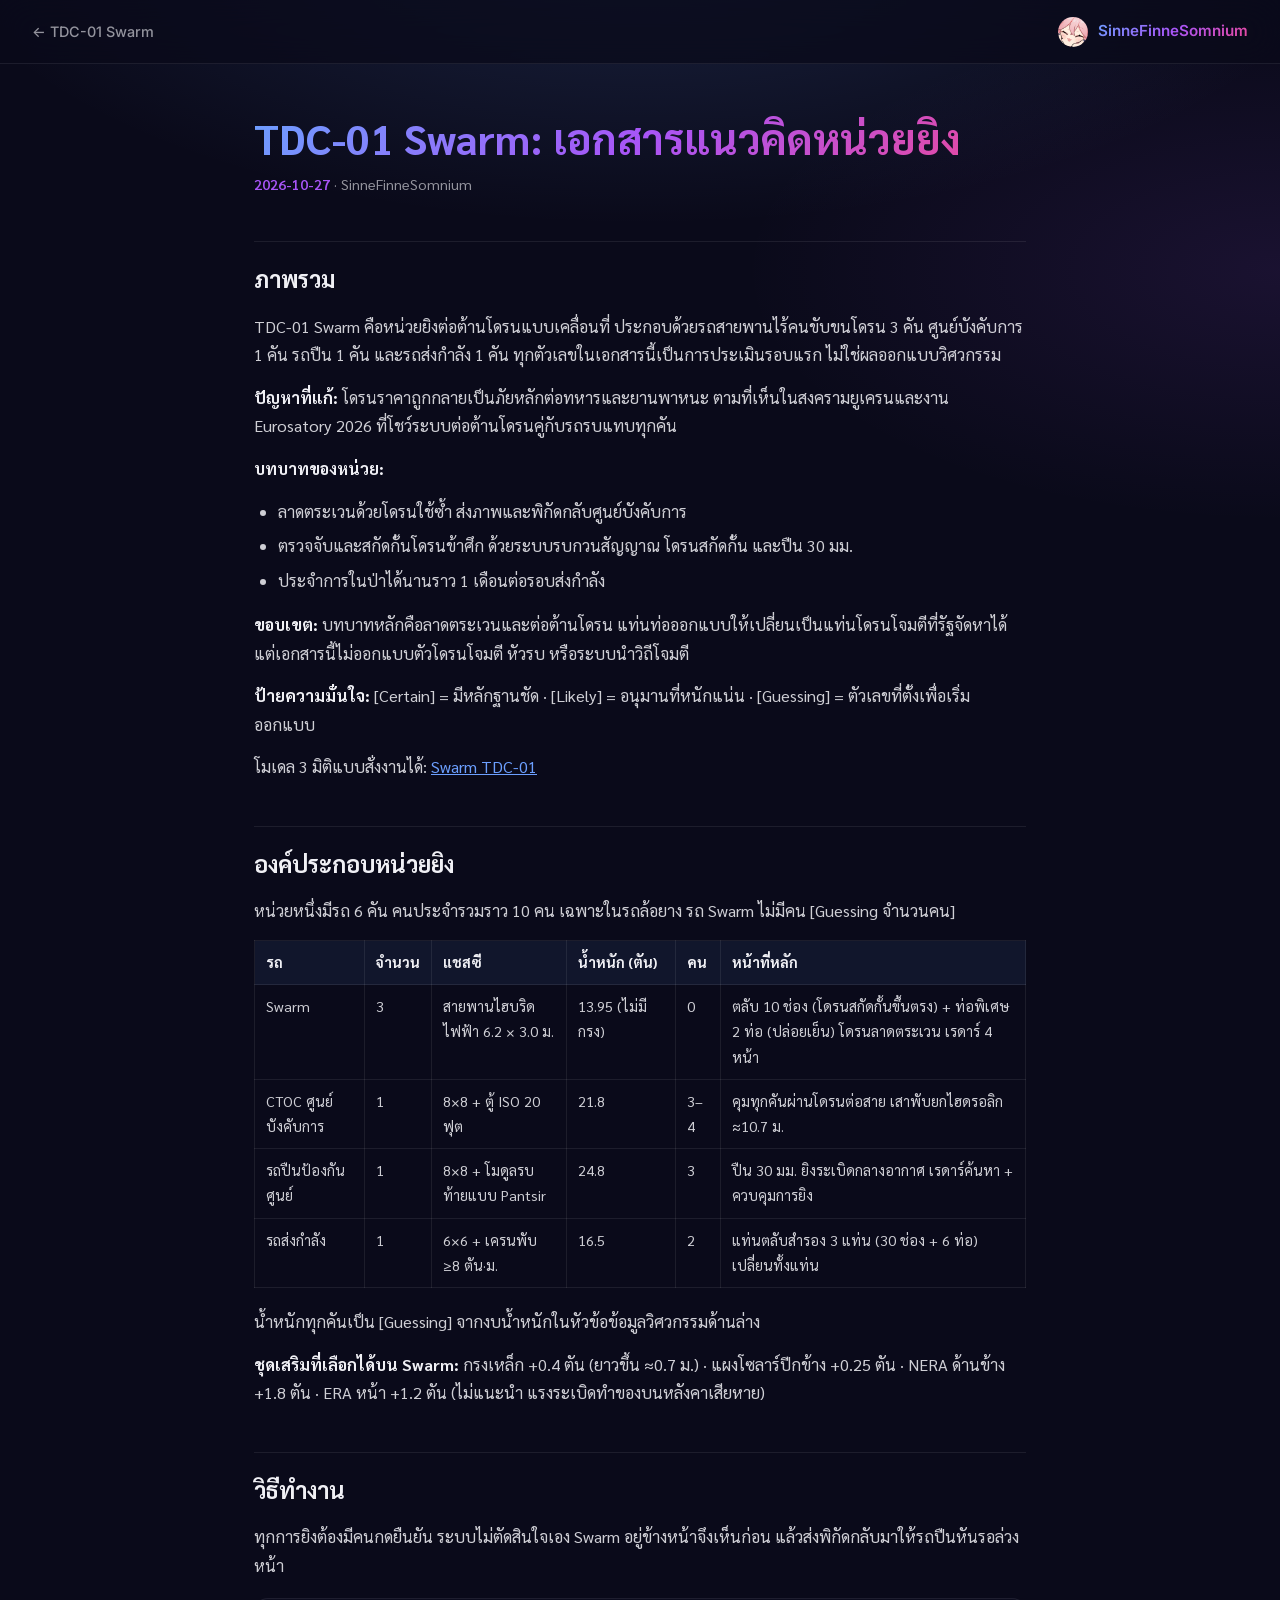
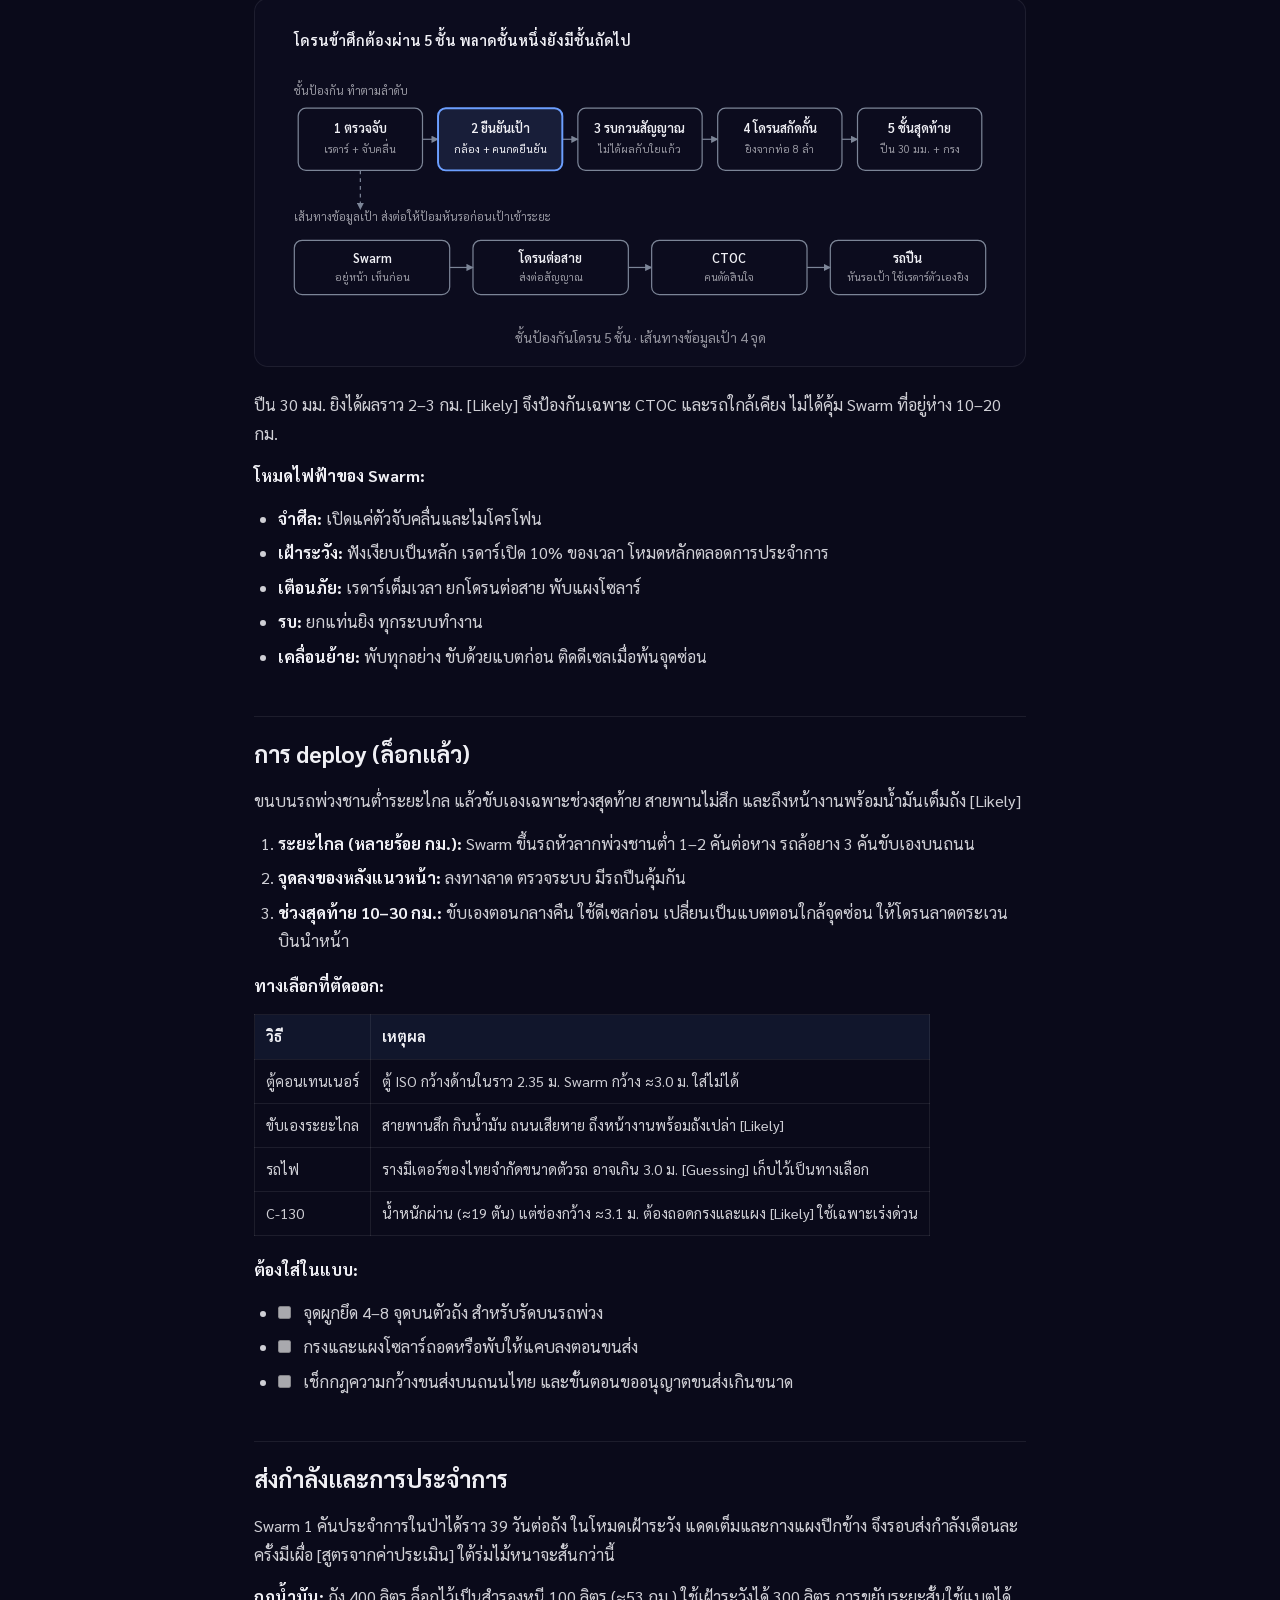
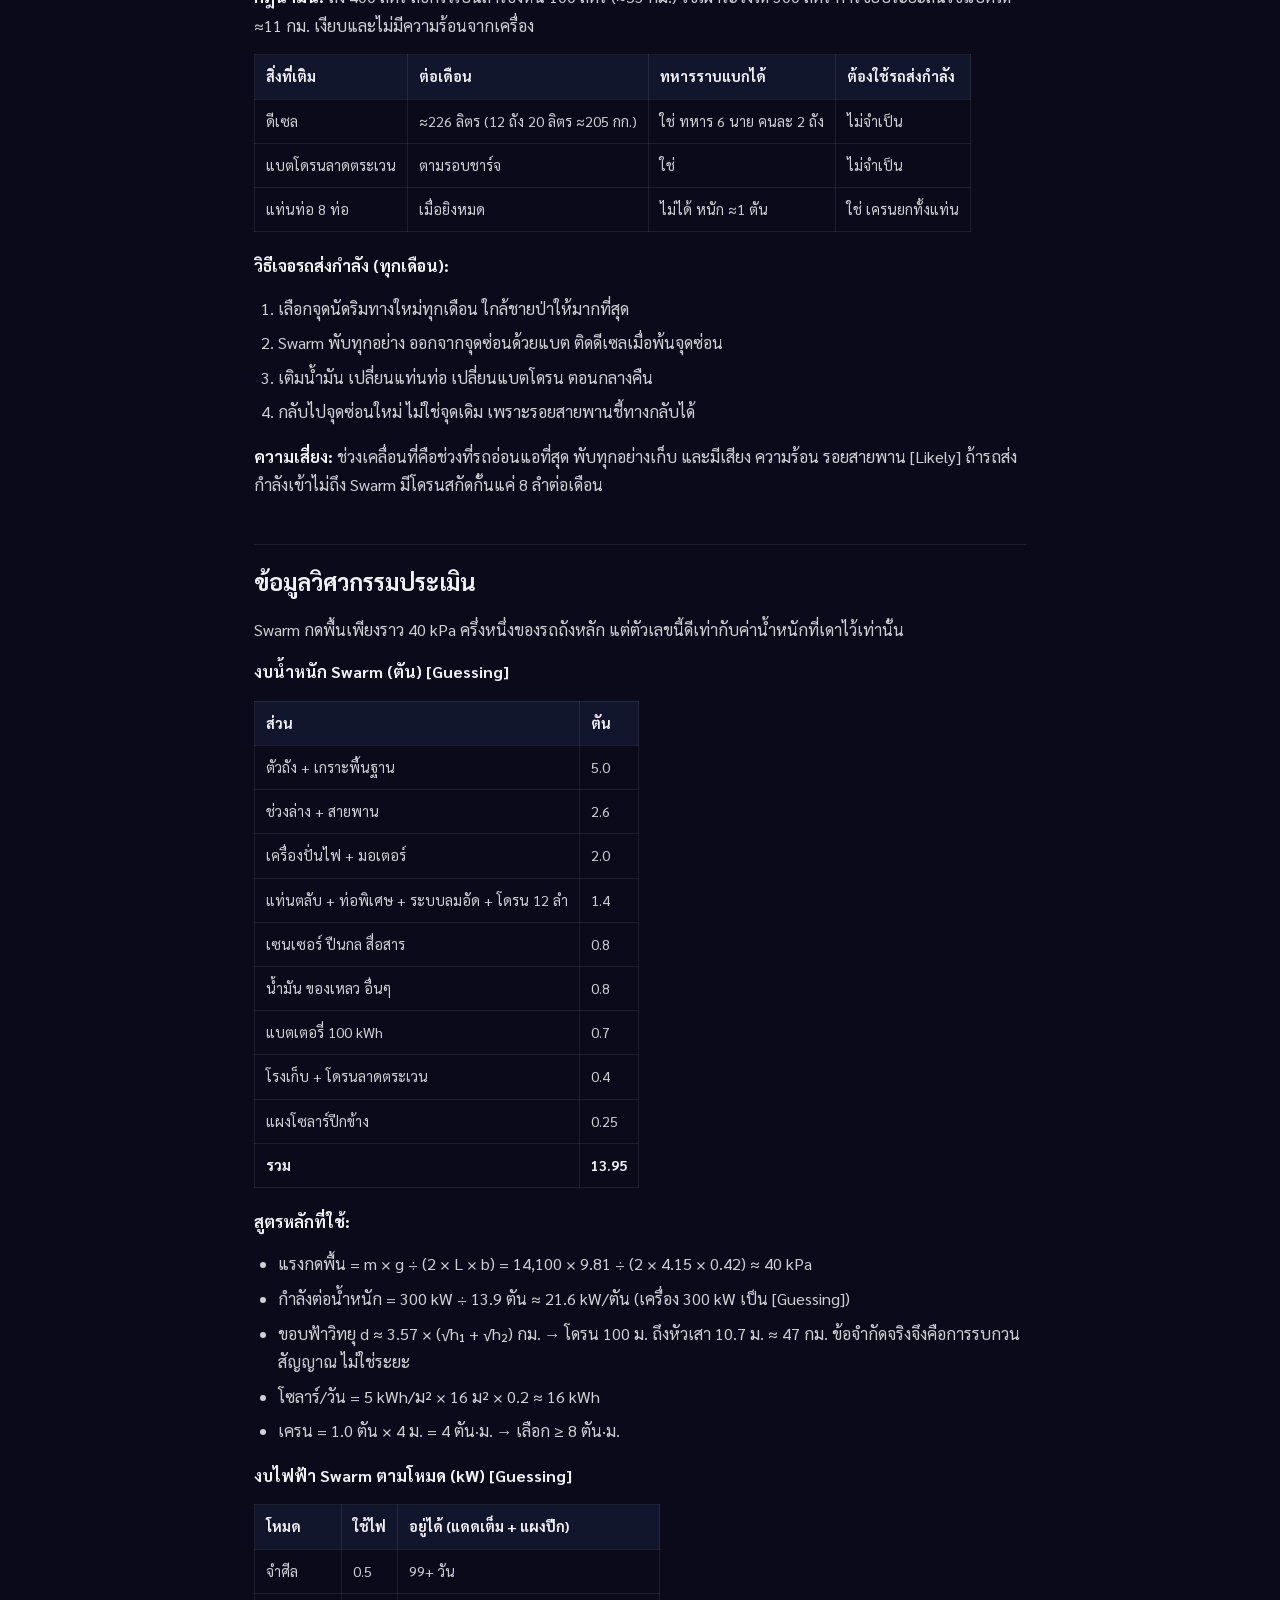
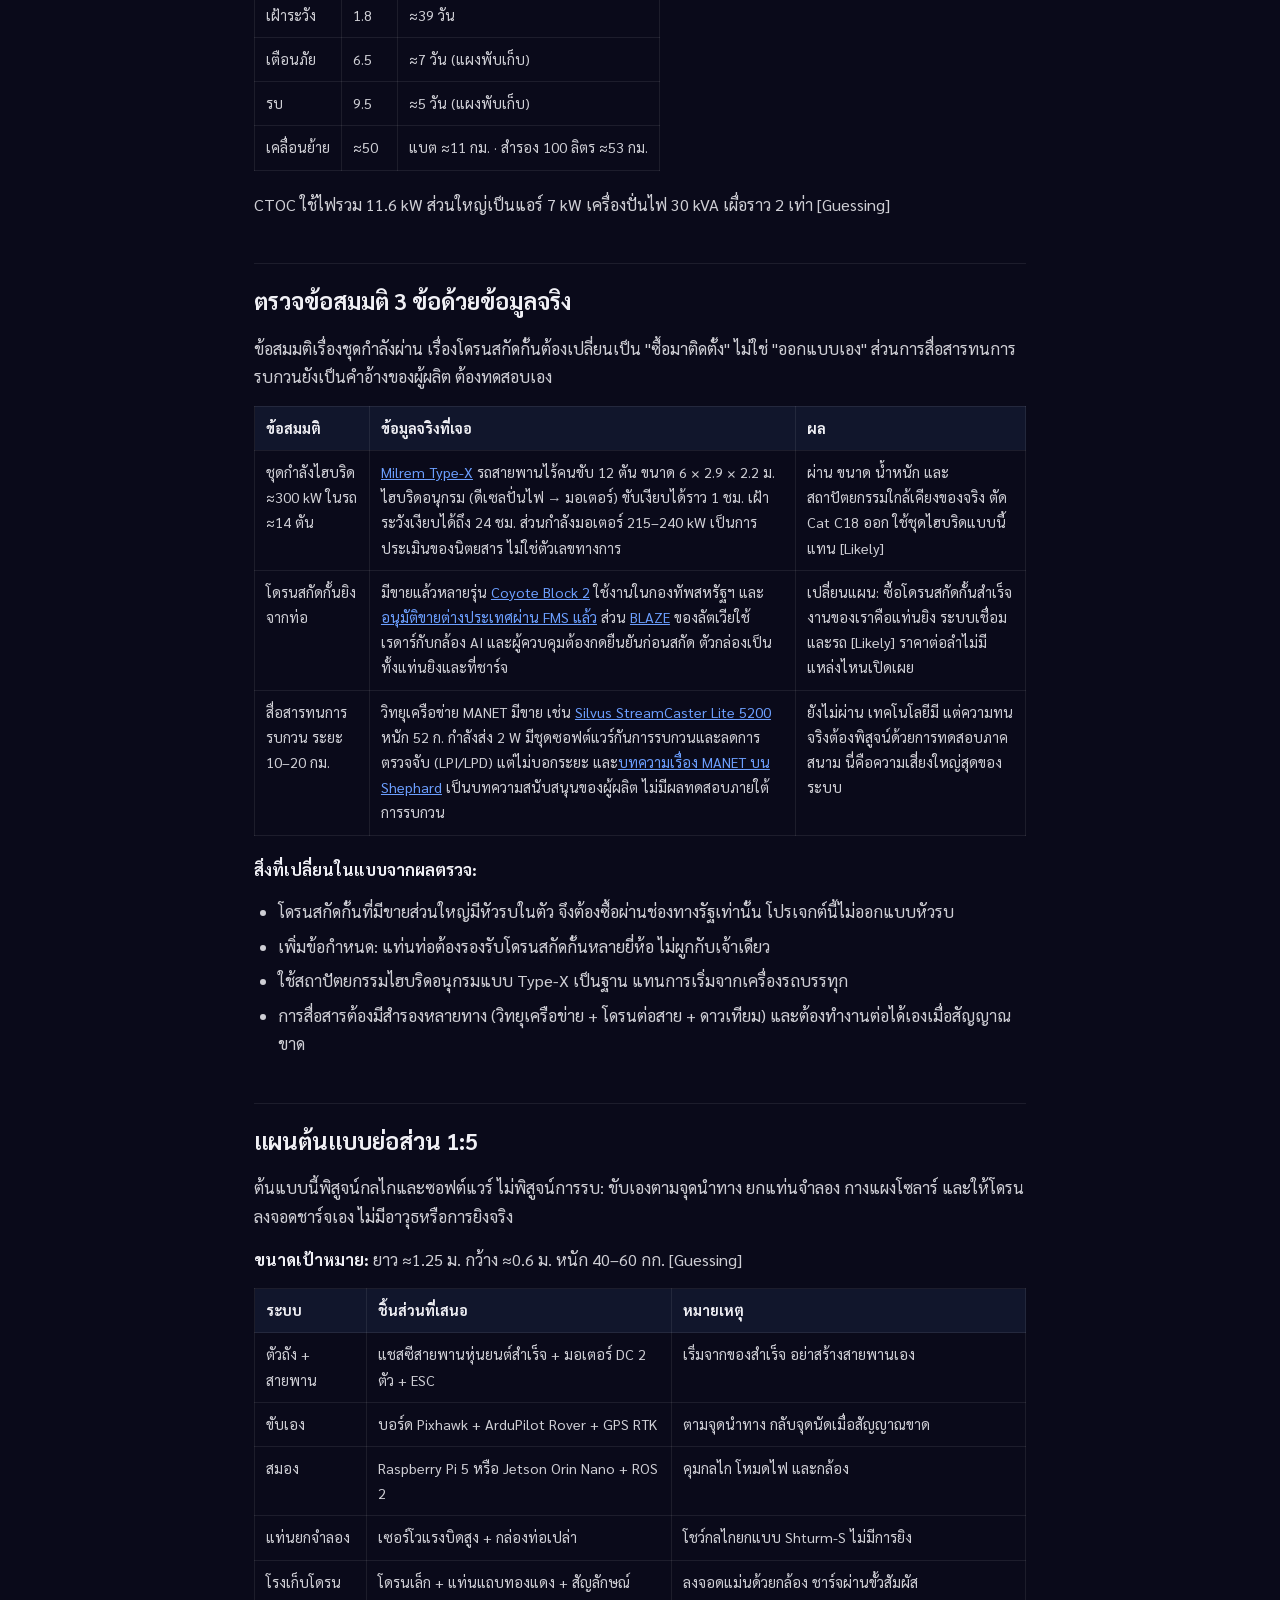
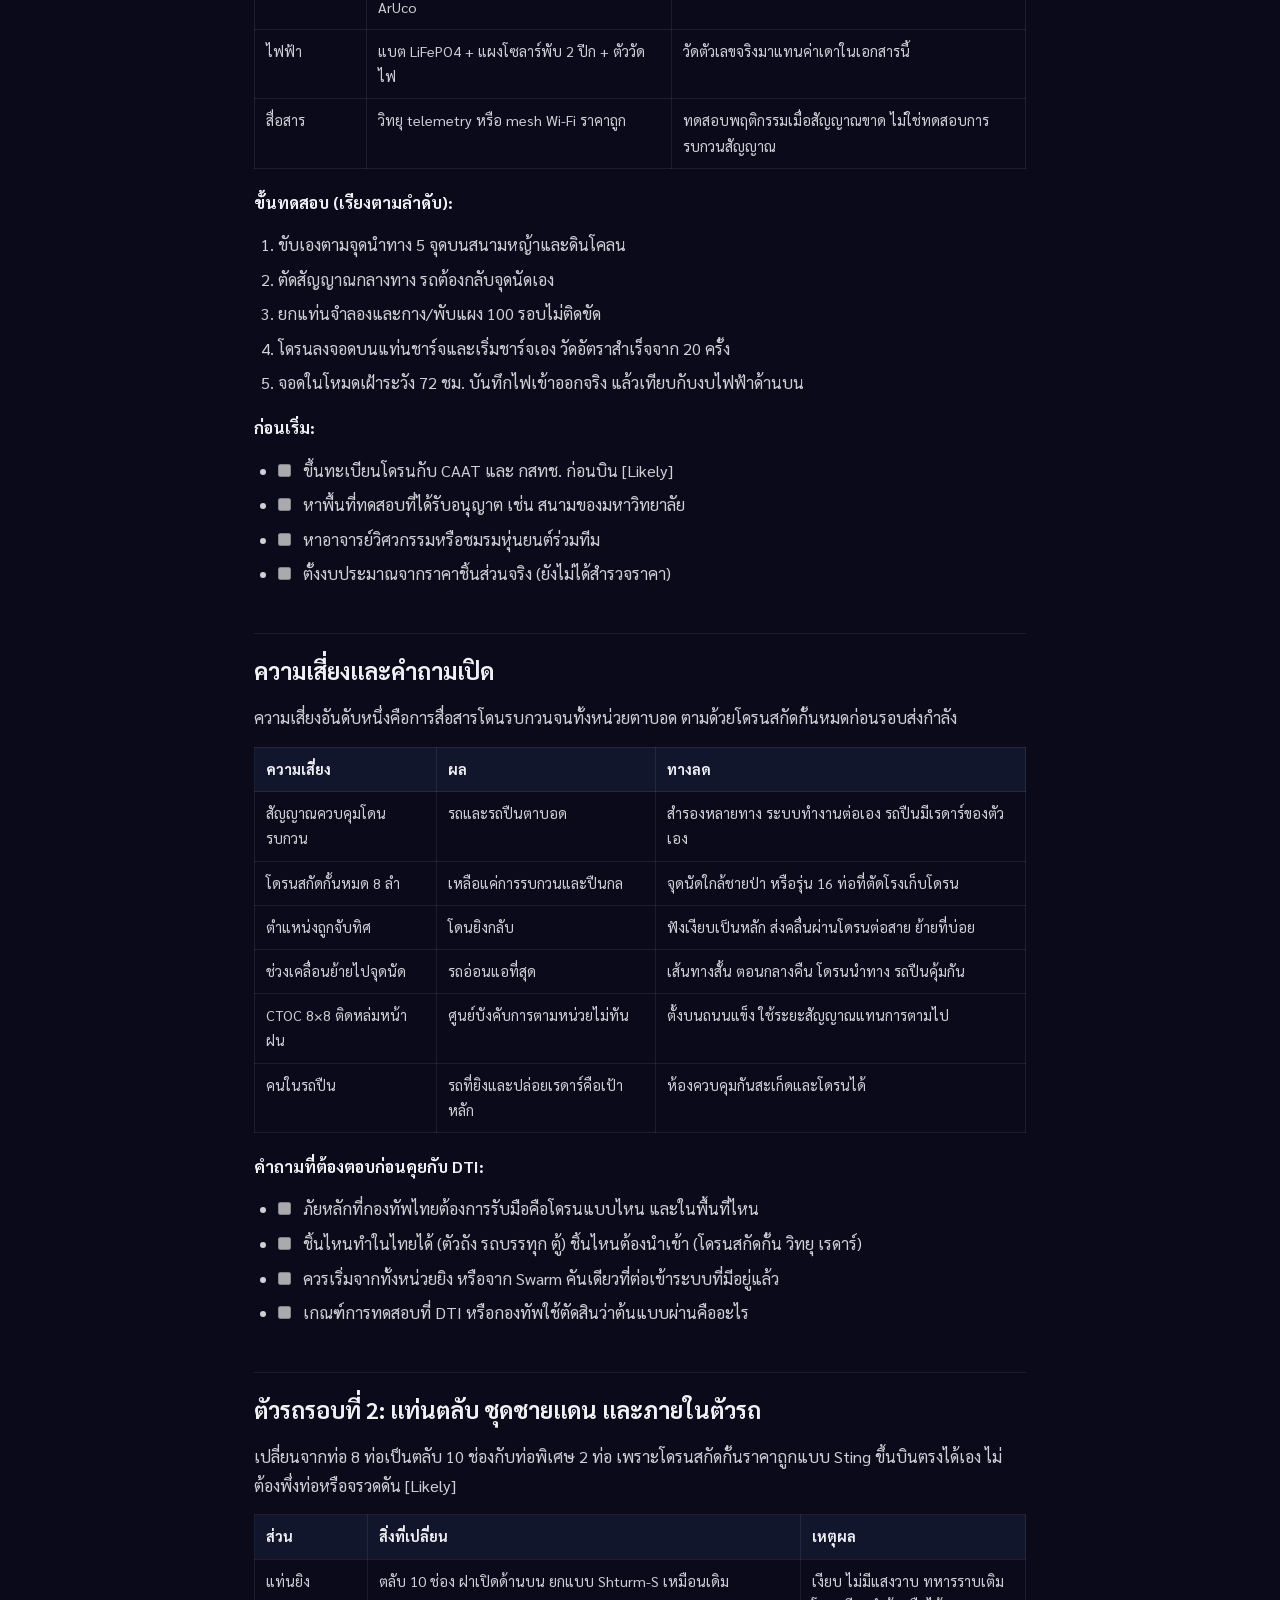
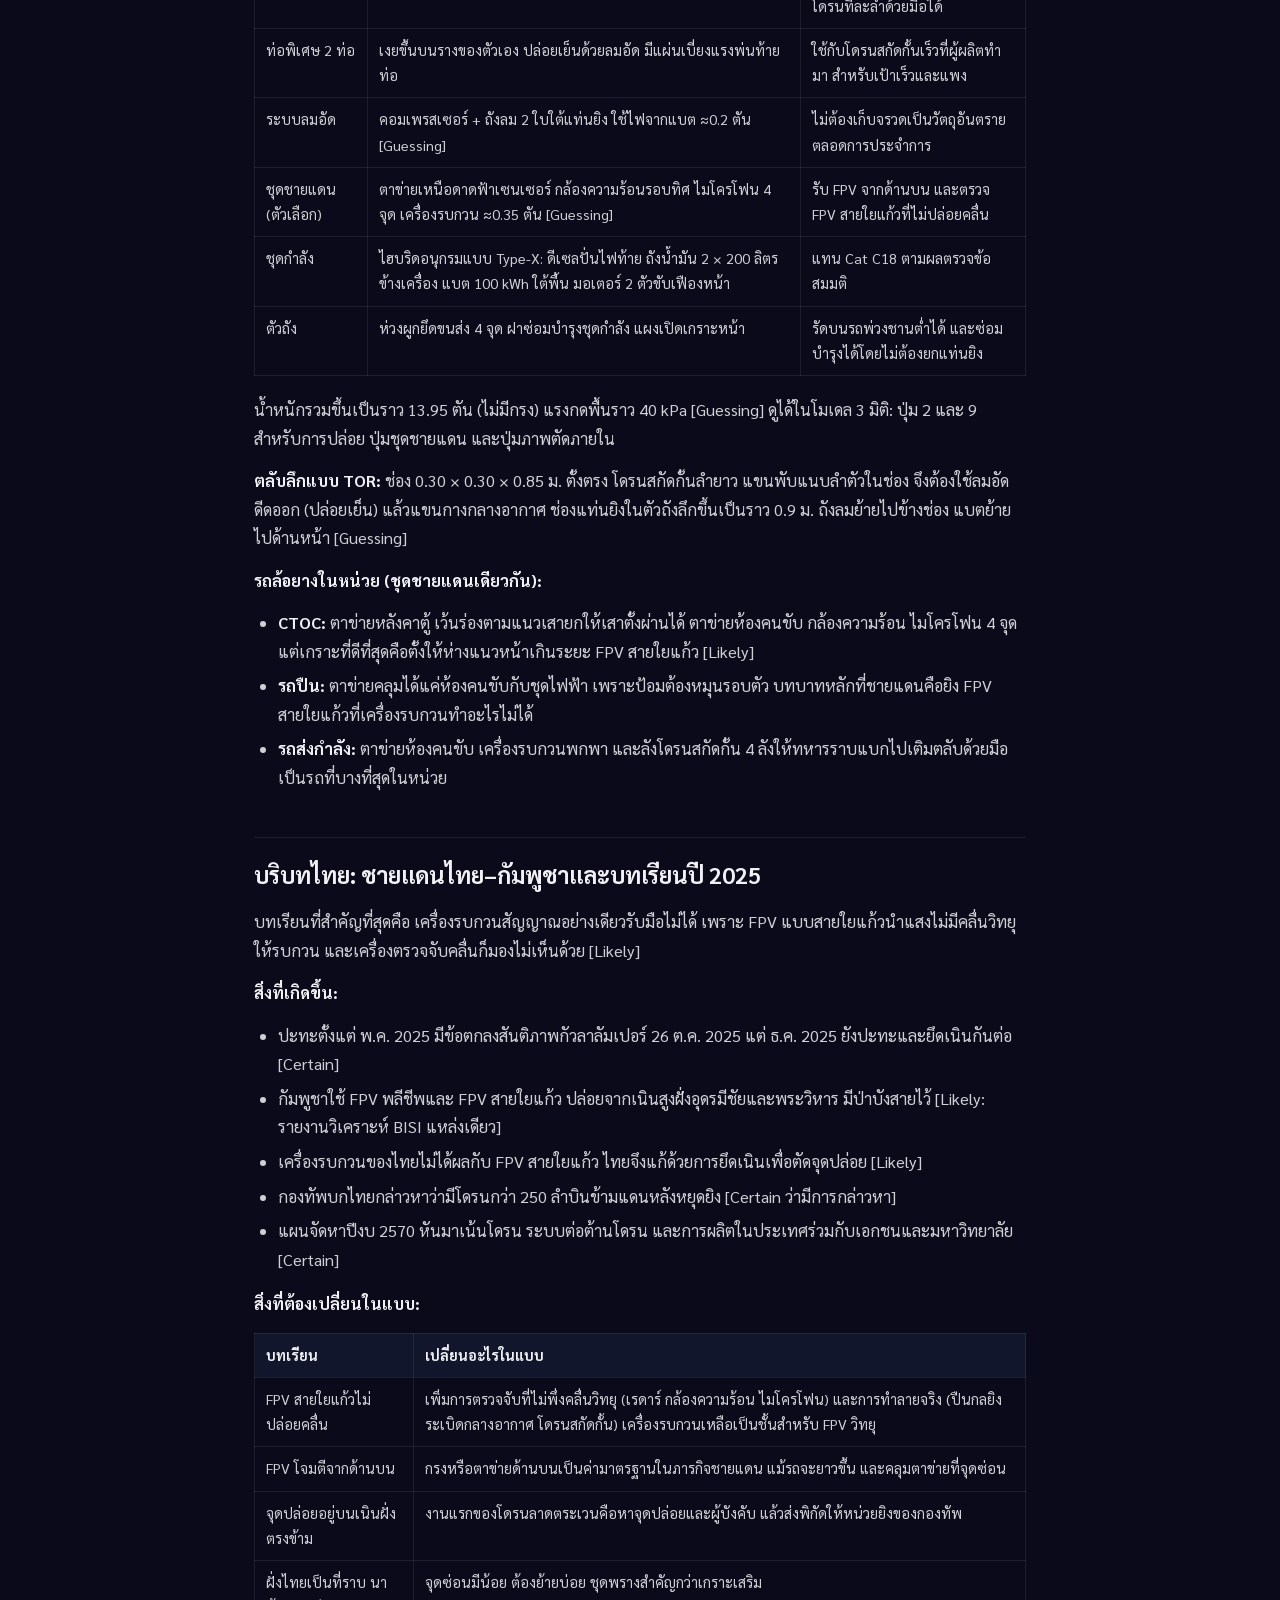
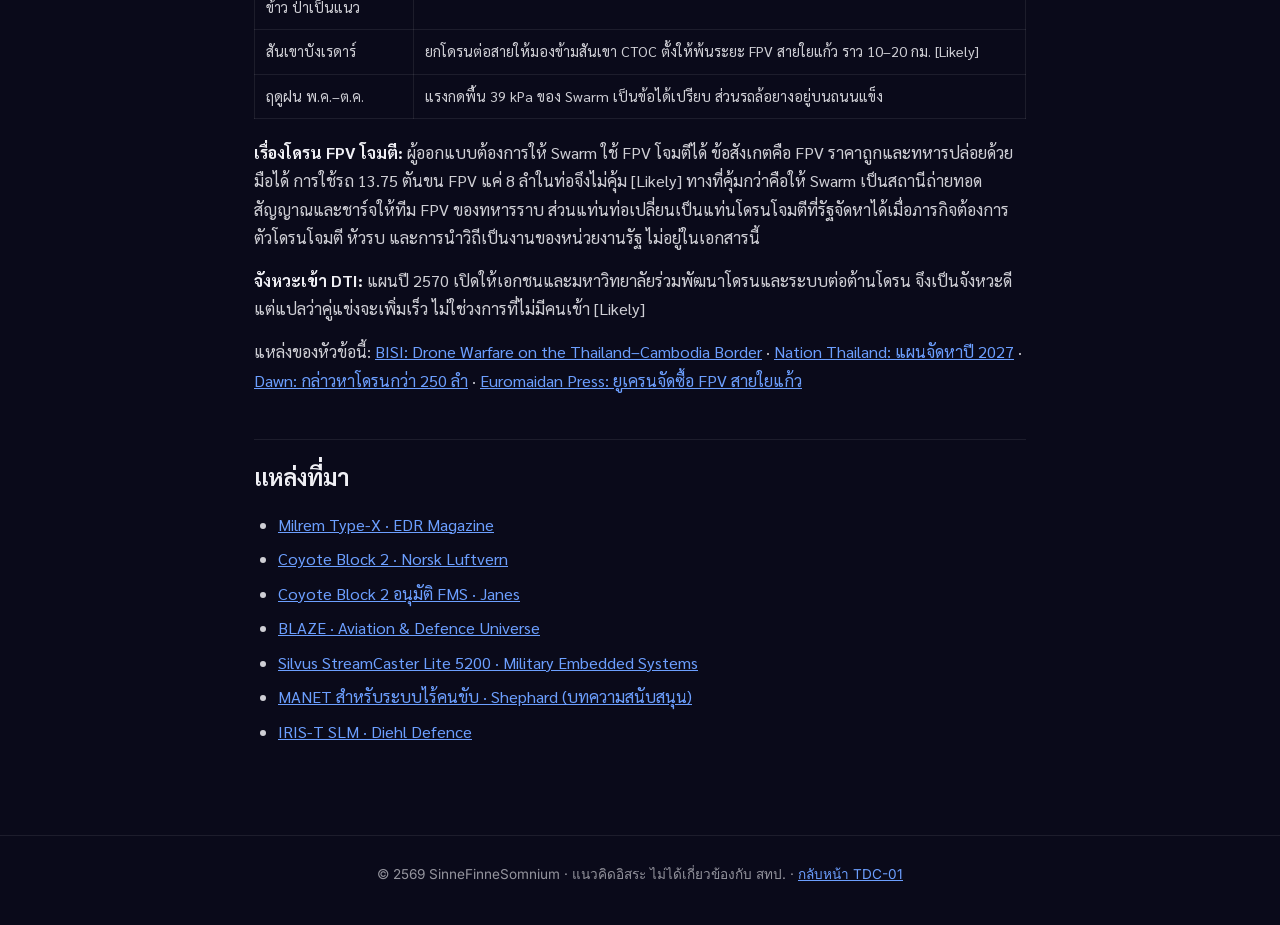
<file: projects/tdc-01/concept/index.html>
<!DOCTYPE html>
<html lang="th">

<head>
  <meta charset="UTF-8">
  <meta name="viewport" content="width=device-width, initial-scale=1.0">
  <meta name="description" content="TDC-01 Swarm — เอกสารแนวคิดหน่วยยิงต่อต้านโดรน">
  <meta name="theme-color" content="#0a0a1a">
  <link rel="preconnect" href="https://fonts.googleapis.com">
  <link rel="preconnect" href="https://fonts.gstatic.com" crossorigin>
  <link href="https://fonts.googleapis.com/css2?family=Inter:wght@300;400;500;600;700&family=Sarabun:wght@400;600;700&display=swap" rel="stylesheet">
  <link rel="stylesheet" href="../../../assets/css/base.css">
  <link rel="stylesheet" href="../../../assets/css/project.css">
  <link rel="icon" type="image/png" href="../../../assets/img/favicon-64.png">
  <title>TDC-01 Swarm — เอกสารแนวคิด</title>
  <style>
    /* Long-form document styling (exported from Claude Docs) */
    .doc { max-width: 820px; margin: 0 auto; padding: 48px 24px 32px; font-family: 'Sarabun', 'Inter', system-ui, sans-serif; font-size: 1.02rem; line-height: 1.75; color: rgba(240, 240, 245, 0.86); }
    .doc h1 { font-size: clamp(1.8rem, 5vw, 2.6rem); line-height: 1.25; margin-bottom: 8px; background: var(--accent-gradient); -webkit-background-clip: text; -webkit-text-fill-color: transparent; background-clip: text; }
    .doc h1 + p { color: var(--text-secondary); font-size: 0.9rem; margin-bottom: 28px; }
    .doc h2 { font-size: 1.45rem; margin: 44px 0 14px; color: var(--text-primary); padding-top: 16px; border-top: 1px solid var(--glass-border); }
    .doc p { margin: 0 0 14px; }
    .doc strong { color: var(--text-primary); }
    .doc ul, .doc ol { margin: 0 0 16px; padding-left: 24px; }
    .doc li { margin-bottom: 6px; }
    .doc li > p { margin: 0; }
    .doc li:has(> input[type="checkbox"]) { list-style: none; margin-left: -22px; }
    .doc input[type="checkbox"] { margin-right: 8px; accent-color: var(--accent-blue); }
    .doc table { width: 100%; border-collapse: collapse; margin: 6px 0 20px; font-size: 0.9rem; display: block; overflow-x: auto; }
    .doc th, .doc td { padding: 9px 11px; border: 1px solid var(--glass-border); text-align: left; vertical-align: top; }
    .doc th { background: rgba(108, 159, 255, 0.08); color: var(--text-primary); white-space: nowrap; }
    .doc td p { margin: 0; }
    .doc a { color: var(--accent-blue); word-break: break-word; }
    .doc time { color: var(--accent-purple); font-weight: 600; }
    .doc-figure { margin: 18px 0 24px; padding: 16px; border-radius: var(--radius-md); background: var(--glass-bg); border: 1px solid var(--glass-border);
      --fig-edge: #7c8597; --fig-ink: #f0f0f5; --fig-quiet: rgba(240, 240, 245, 0.62); --fig-accent: #6c9fff; }
    .doc-figure svg { display: block; width: 100%; height: auto; }
    .doc-figure figcaption { margin-top: 8px; font-size: 0.85rem; color: var(--text-secondary); text-align: center; }
  </style>
</head>

<body>
  <nav class="p-nav">
    <a class="p-back" href="../index.html">&larr; TDC-01 Swarm</a>
    <a class="p-brand" href="../../../Home/Homepage.html">
      <img src="../../../assets/img/avatar-400.webp" alt="" width="30" height="30">
      <span class="gradient-text">SinneFinneSomnium</span>
    </a>
  </nav>

  <article class="doc">
<h1 id="tdc-01-แมฝูง-เอกสารแนวคิดหนวยยิง">TDC-01 Swarm: เอกสารแนวคิดหน่วยยิง</h1>
<p><time data-atom="date" datetime="2026-10-27">2026-10-27</time> · SinneFinneSomnium</p>
<h2 id="ภาพรวม">ภาพรวม</h2>
<p>TDC-01 Swarm คือหน่วยยิงต่อต้านโดรนแบบเคลื่อนที่ ประกอบด้วยรถสายพานไร้คนขับขนโดรน 3 คัน ศูนย์บังคับการ 1 คัน รถปืน 1 คัน และรถส่งกำลัง 1 คัน ทุกตัวเลขในเอกสารนี้เป็นการประเมินรอบแรก ไม่ใช่ผลออกแบบวิศวกรรม</p>
<p><strong>ปัญหาที่แก้:</strong> โดรนราคาถูกกลายเป็นภัยหลักต่อทหารและยานพาหนะ ตามที่เห็นในสงครามยูเครนและงาน Eurosatory 2026 ที่โชว์ระบบต่อต้านโดรนคู่กับรถรบแทบทุกคัน</p>
<p><strong>บทบาทของหน่วย:</strong></p>
<ul><li><p>ลาดตระเวนด้วยโดรนใช้ซ้ำ ส่งภาพและพิกัดกลับศูนย์บังคับการ</p></li><li><p>ตรวจจับและสกัดกั้นโดรนข้าศึก ด้วยระบบรบกวนสัญญาณ โดรนสกัดกั้น และปืน 30 มม.</p></li><li><p>ประจำการในป่าได้นานราว 1 เดือนต่อรอบส่งกำลัง</p></li></ul>
<p><strong>ขอบเขต:</strong> บทบาทหลักคือลาดตระเวนและต่อต้านโดรน แท่นท่อออกแบบให้เปลี่ยนเป็นแท่นโดรนโจมตีที่รัฐจัดหาได้ แต่เอกสารนี้ไม่ออกแบบตัวโดรนโจมตี หัวรบ หรือระบบนำวิถีโจมตี</p>
<p><strong>ป้ายความมั่นใจ:</strong> [Certain] = มีหลักฐานชัด · [Likely] = อนุมานที่หนักแน่น · [Guessing] = ตัวเลขที่ตั้งเพื่อเริ่มออกแบบ</p>
<p>โมเดล 3 มิติแบบสั่งงานได้: <a href="../models/carrier/index.html">Swarm TDC-01</a></p>
<h2 id="องคประกอบหนวยยิง">องค์ประกอบหน่วยยิง</h2>
<p>หน่วยหนึ่งมีรถ 6 คัน คนประจำรวมราว 10 คน เฉพาะในรถล้อยาง รถ Swarm ไม่มีคน [Guessing จำนวนคน]</p>
<table><thead><tr><th>รถ</th><th>จำนวน</th><th>แชสซี</th><th>น้ำหนัก (ตัน)</th><th>คน</th><th>หน้าที่หลัก</th></tr></thead><tbody><tr><td>Swarm</td><td>3</td><td>สายพานไฮบริดไฟฟ้า 6.2 × 3.0 ม.</td><td>13.95 (ไม่มีกรง)</td><td>0</td><td>ตลับ 10 ช่อง (โดรนสกัดกั้นขึ้นตรง) + ท่อพิเศษ 2 ท่อ (ปล่อยเย็น) โดรนลาดตระเวน เรดาร์ 4 หน้า</td></tr><tr><td>CTOC ศูนย์บังคับการ</td><td>1</td><td>8×8 + ตู้ ISO 20 ฟุต</td><td>21.8</td><td>3–4</td><td>คุมทุกคันผ่านโดรนต่อสาย เสาพับยกไฮดรอลิก ≈10.7 ม.</td></tr><tr><td>รถปืนป้องกันศูนย์</td><td>1</td><td>8×8 + โมดูลรบท้ายแบบ Pantsir</td><td>24.8</td><td>3</td><td>ปืน 30 มม. ยิงระเบิดกลางอากาศ เรดาร์ค้นหา + ควบคุมการยิง</td></tr><tr><td>รถส่งกำลัง</td><td>1</td><td>6×6 + เครนพับ ≥8 ตัน·ม.</td><td>16.5</td><td>2</td><td>แท่นตลับสำรอง 3 แท่น (30 ช่อง + 6 ท่อ) เปลี่ยนทั้งแท่น</td></tr></tbody></table>
<p>น้ำหนักทุกคันเป็น [Guessing] จากงบน้ำหนักในหัวข้อข้อมูลวิศวกรรมด้านล่าง</p>
<p><strong>ชุดเสริมที่เลือกได้บน Swarm:</strong> กรงเหล็ก +0.4 ตัน (ยาวขึ้น ≈0.7 ม.) · แผงโซลาร์ปีกข้าง +0.25 ตัน · NERA ด้านข้าง +1.8 ตัน · ERA หน้า +1.2 ตัน (ไม่แนะนำ แรงระเบิดทำของบนหลังคาเสียหาย)</p>
<h2 id="วิธีทำงาน">วิธีทำงาน</h2>
<p>ทุกการยิงต้องมีคนกดยืนยัน ระบบไม่ตัดสินใจเอง Swarm อยู่ข้างหน้าจึงเห็นก่อน แล้วส่งพิกัดกลับมาให้รถปืนหันรอล่วงหน้า</p>
<figure class="doc-figure">
<svg viewBox="0 0 760 312" role="img" aria-label="หยุดโดรนข้าศึกได้หลายชั้น" font-size="13" font-family="inherit">
  <defs><marker id="cuas-arrow" viewBox="0 0 10 10" refX="9" refY="5" markerWidth="6" markerHeight="6" orient="auto-start-reverse"><path d="M0 0L10 5L0 10z" fill="var(--fig-edge)"/></marker></defs>
  <text x="24" y="32" font-size="15" font-weight="600" fill="var(--fig-ink)">โดรนข้าศึกต้องผ่าน 5 ชั้น พลาดชั้นหนึ่งยังมีชั้นถัดไป</text>
  <text x="24" y="82" font-size="11.5" fill="var(--fig-quiet)">ชั้นป้องกัน ทำตามลำดับ</text>
  <g fill="none" stroke="var(--fig-edge)" stroke-width="1.25">
    <path d="M156 128H172" marker-end="url(#cuas-arrow)"/><path d="M300 128H316" marker-end="url(#cuas-arrow)"/>
    <path d="M444 128H460" marker-end="url(#cuas-arrow)"/><path d="M588 128H604" marker-end="url(#cuas-arrow)"/>
  </g>
  <g text-anchor="middle">
    <rect x="28" y="96" width="128" height="64" rx="8" fill="none" stroke="var(--fig-edge)" stroke-width="1.25"/>
    <text x="92" y="122" font-weight="600" fill="var(--fig-ink)">1 ตรวจจับ</text>
    <text x="92" y="142" font-size="11" fill="var(--fig-quiet)">เรดาร์ + จับคลื่น</text>
    <rect x="172" y="96" width="128" height="64" rx="8" fill="var(--fig-accent)" fill-opacity="0.12" stroke="var(--fig-accent)" stroke-width="2"/>
    <text x="236" y="122" font-weight="600" fill="var(--fig-ink)">2 ยืนยันเป้า</text>
    <text x="236" y="142" font-size="11" fill="var(--fig-ink)">กล้อง + คนกดยืนยัน</text>
    <rect x="316" y="96" width="128" height="64" rx="8" fill="none" stroke="var(--fig-edge)" stroke-width="1.25"/>
    <text x="380" y="122" font-weight="600" fill="var(--fig-ink)">3 รบกวนสัญญาณ</text>
    <text x="380" y="142" font-size="11" fill="var(--fig-quiet)">ไม่ได้ผลกับใยแก้ว</text>
    <rect x="460" y="96" width="128" height="64" rx="8" fill="none" stroke="var(--fig-edge)" stroke-width="1.25"/>
    <text x="524" y="122" font-weight="600" fill="var(--fig-ink)">4 โดรนสกัดกั้น</text>
    <text x="524" y="142" font-size="11" fill="var(--fig-quiet)">ยิงจากท่อ 8 ลำ</text>
    <rect x="604" y="96" width="128" height="64" rx="8" fill="none" stroke="var(--fig-edge)" stroke-width="1.25"/>
    <text x="668" y="122" font-weight="600" fill="var(--fig-ink)">5 ชั้นสุดท้าย</text>
    <text x="668" y="142" font-size="11" fill="var(--fig-quiet)">ปืน 30 มม. + กรง</text>
  </g>
  <text x="24" y="212" font-size="11.5" fill="var(--fig-quiet)">เส้นทางข้อมูลเป้า ส่งต่อให้ป้อมหันรอก่อนเป้าเข้าระยะ</text>
  <g fill="none" stroke="var(--fig-edge)" stroke-width="1.25">
    <path d="M184 260H208" marker-end="url(#cuas-arrow)"/><path d="M368 260H392" marker-end="url(#cuas-arrow)"/>
    <path d="M552 260H576" marker-end="url(#cuas-arrow)"/><path d="M92 160V200" stroke-dasharray="4 4" marker-end="url(#cuas-arrow)"/>
  </g>
  <g text-anchor="middle">
    <rect x="24" y="232" width="160" height="56" rx="8" fill="none" stroke="var(--fig-edge)" stroke-width="1.25"/>
    <text x="104" y="255" font-weight="600" fill="var(--fig-ink)">Swarm</text>
    <text x="104" y="274" font-size="11" fill="var(--fig-quiet)">อยู่หน้า เห็นก่อน</text>
    <rect x="208" y="232" width="160" height="56" rx="8" fill="none" stroke="var(--fig-edge)" stroke-width="1.25"/>
    <text x="288" y="255" font-weight="600" fill="var(--fig-ink)">โดรนต่อสาย</text>
    <text x="288" y="274" font-size="11" fill="var(--fig-quiet)">ส่งต่อสัญญาณ</text>
    <rect x="392" y="232" width="160" height="56" rx="8" fill="none" stroke="var(--fig-edge)" stroke-width="1.25"/>
    <text x="472" y="255" font-weight="600" fill="var(--fig-ink)">CTOC</text>
    <text x="472" y="274" font-size="11" fill="var(--fig-quiet)">คนตัดสินใจ</text>
    <rect x="576" y="232" width="160" height="56" rx="8" fill="none" stroke="var(--fig-edge)" stroke-width="1.25"/>
    <text x="656" y="255" font-weight="600" fill="var(--fig-ink)">รถปืน</text>
    <text x="656" y="274" font-size="11" fill="var(--fig-quiet)">หันรอเป้า ใช้เรดาร์ตัวเองยิง</text>
  </g>
</svg>
<figcaption>ชั้นป้องกันโดรน 5 ชั้น · เส้นทางข้อมูลเป้า 4 จุด</figcaption>
</figure>

<p>ปืน 30 มม. ยิงได้ผลราว 2–3 กม. [Likely] จึงป้องกันเฉพาะ CTOC และรถใกล้เคียง ไม่ได้คุ้ม Swarm ที่อยู่ห่าง 10–20 กม.</p>
<p><strong>โหมดไฟฟ้าของ Swarm:</strong></p>
<ul><li><p><strong>จำศีล:</strong> เปิดแค่ตัวจับคลื่นและไมโครโฟน</p></li><li><p><strong>เฝ้าระวัง:</strong> ฟังเงียบเป็นหลัก เรดาร์เปิด 10% ของเวลา โหมดหลักตลอดการประจำการ</p></li><li><p><strong>เตือนภัย:</strong> เรดาร์เต็มเวลา ยกโดรนต่อสาย พับแผงโซลาร์</p></li><li><p><strong>รบ:</strong> ยกแท่นยิง ทุกระบบทำงาน</p></li><li><p><strong>เคลื่อนย้าย:</strong> พับทุกอย่าง ขับด้วยแบตก่อน ติดดีเซลเมื่อพ้นจุดซ่อน</p></li></ul>
<h2 id="การ-deploy-ลอกแลว">การ deploy (ล็อกแล้ว)</h2>
<p>ขนบนรถพ่วงชานต่ำระยะไกล แล้วขับเองเฉพาะช่วงสุดท้าย สายพานไม่สึก และถึงหน้างานพร้อมน้ำมันเต็มถัง [Likely]</p>
<ol><li><p><strong>ระยะไกล (หลายร้อย กม.):</strong> Swarm ขึ้นรถหัวลากพ่วงชานต่ำ 1–2 คันต่อหาง รถล้อยาง 3 คันขับเองบนถนน</p></li><li><p><strong>จุดลงของหลังแนวหน้า:</strong> ลงทางลาด ตรวจระบบ มีรถปืนคุ้มกัน</p></li><li><p><strong>ช่วงสุดท้าย 10–30 กม.:</strong> ขับเองตอนกลางคืน ใช้ดีเซลก่อน เปลี่ยนเป็นแบตตอนใกล้จุดซ่อน ให้โดรนลาดตระเวนบินนำหน้า</p></li></ol>
<p><strong>ทางเลือกที่ตัดออก:</strong></p>
<table><thead><tr><th>วิธี</th><th>เหตุผล</th></tr></thead><tbody><tr><td>ตู้คอนเทนเนอร์</td><td>ตู้ ISO กว้างด้านในราว 2.35 ม. Swarm กว้าง ≈3.0 ม. ใส่ไม่ได้</td></tr><tr><td>ขับเองระยะไกล</td><td>สายพานสึก กินน้ำมัน ถนนเสียหาย ถึงหน้างานพร้อมถังเปล่า [Likely]</td></tr><tr><td>รถไฟ</td><td>รางมีเตอร์ของไทยจำกัดขนาดตัวรถ อาจเกิน 3.0 ม. [Guessing] เก็บไว้เป็นทางเลือก</td></tr><tr><td>C-130</td><td>น้ำหนักผ่าน (≈19 ตัน) แต่ช่องกว้าง ≈3.1 ม. ต้องถอดกรงและแผง [Likely] ใช้เฉพาะเร่งด่วน</td></tr></tbody></table>
<p><strong>ต้องใส่ในแบบ:</strong></p>
<ul><li data-checked="false"><p><input type="checkbox" disabled aria-hidden="true"> จุดผูกยึด 4–8 จุดบนตัวถัง สำหรับรัดบนรถพ่วง</p></li><li data-checked="false"><p><input type="checkbox" disabled aria-hidden="true"> กรงและแผงโซลาร์ถอดหรือพับให้แคบลงตอนขนส่ง</p></li><li data-checked="false"><p><input type="checkbox" disabled aria-hidden="true"> เช็กกฎความกว้างขนส่งบนถนนไทย และขั้นตอนขออนุญาตขนส่งเกินขนาด</p></li></ul>
<h2 id="สงกำลังและการประจำการ">ส่งกำลังและการประจำการ</h2>
<p>Swarm 1 คันประจำการในป่าได้ราว 39 วันต่อถัง ในโหมดเฝ้าระวัง แดดเต็มและกางแผงปีกข้าง จึงรอบส่งกำลังเดือนละครั้งมีเผื่อ [สูตรจากค่าประเมิน] ใต้ร่มไม้หนาจะสั้นกว่านี้</p>
<p><strong>กฎน้ำมัน:</strong> ถัง 400 ลิตร ล็อกไว้เป็นสำรองหนี 100 ลิตร (≈53 กม.) ใช้เฝ้าระวังได้ 300 ลิตร การขยับระยะสั้นใช้แบตได้ ≈11 กม. เงียบและไม่มีความร้อนจากเครื่อง</p>
<table><thead><tr><th>สิ่งที่เติม</th><th>ต่อเดือน</th><th>ทหารราบแบกได้</th><th>ต้องใช้รถส่งกำลัง</th></tr></thead><tbody><tr><td>ดีเซล</td><td>≈226 ลิตร (12 ถัง 20 ลิตร ≈205 กก.)</td><td>ใช่ ทหาร 6 นาย คนละ 2 ถัง</td><td>ไม่จำเป็น</td></tr><tr><td>แบตโดรนลาดตระเวน</td><td>ตามรอบชาร์จ</td><td>ใช่</td><td>ไม่จำเป็น</td></tr><tr><td>แท่นท่อ 8 ท่อ</td><td>เมื่อยิงหมด</td><td>ไม่ได้ หนัก ≈1 ตัน</td><td>ใช่ เครนยกทั้งแท่น</td></tr></tbody></table>
<p><strong>วิธีเจอรถส่งกำลัง (ทุกเดือน):</strong></p>
<ol><li><p>เลือกจุดนัดริมทางใหม่ทุกเดือน ใกล้ชายป่าให้มากที่สุด</p></li><li><p>Swarm พับทุกอย่าง ออกจากจุดซ่อนด้วยแบต ติดดีเซลเมื่อพ้นจุดซ่อน</p></li><li><p>เติมน้ำมัน เปลี่ยนแท่นท่อ เปลี่ยนแบตโดรน ตอนกลางคืน</p></li><li><p>กลับไปจุดซ่อนใหม่ ไม่ใช่จุดเดิม เพราะรอยสายพานชี้ทางกลับได้</p></li></ol>
<p><strong>ความเสี่ยง:</strong> ช่วงเคลื่อนที่คือช่วงที่รถอ่อนแอที่สุด พับทุกอย่างเก็บ และมีเสียง ความร้อน รอยสายพาน [Likely] ถ้ารถส่งกำลังเข้าไม่ถึง Swarm มีโดรนสกัดกั้นแค่ 8 ลำต่อเดือน</p>
<h2 id="ขอมูลวิศวกรรมประเมิน">ข้อมูลวิศวกรรมประเมิน</h2>
<p>Swarm กดพื้นเพียงราว 40 kPa ครึ่งหนึ่งของรถถังหลัก แต่ตัวเลขนี้ดีเท่ากับค่าน้ำหนักที่เดาไว้เท่านั้น</p>
<p><strong>งบน้ำหนัก Swarm (ตัน) [Guessing]</strong></p>
<table><thead><tr><th>ส่วน</th><th>ตัน</th></tr></thead><tbody><tr><td>ตัวถัง + เกราะพื้นฐาน</td><td>5.0</td></tr><tr><td>ช่วงล่าง + สายพาน</td><td>2.6</td></tr><tr><td>เครื่องปั่นไฟ + มอเตอร์</td><td>2.0</td></tr><tr><td>แท่นตลับ + ท่อพิเศษ + ระบบลมอัด + โดรน 12 ลำ</td><td>1.4</td></tr><tr><td>เซนเซอร์ ปืนกล สื่อสาร</td><td>0.8</td></tr><tr><td>น้ำมัน ของเหลว อื่นๆ</td><td>0.8</td></tr><tr><td>แบตเตอรี่ 100 kWh</td><td>0.7</td></tr><tr><td>โรงเก็บ + โดรนลาดตระเวน</td><td>0.4</td></tr><tr><td>แผงโซลาร์ปีกข้าง</td><td>0.25</td></tr><tr><td><strong>รวม</strong></td><td><strong>13.95</strong></td></tr></tbody></table>
<p><strong>สูตรหลักที่ใช้:</strong></p>
<ul><li><p>แรงกดพื้น = m × g ÷ (2 × L × b) = 14,100 × 9.81 ÷ (2 × 4.15 × 0.42) ≈ 40 kPa</p></li><li><p>กำลังต่อน้ำหนัก = 300 kW ÷ 13.9 ตัน ≈ 21.6 kW/ตัน (เครื่อง 300 kW เป็น [Guessing])</p></li><li><p>ขอบฟ้าวิทยุ d ≈ 3.57 × (√h₁ + √h₂) กม. → โดรน 100 ม. ถึงหัวเสา 10.7 ม. ≈ 47 กม. ข้อจำกัดจริงจึงคือการรบกวนสัญญาณ ไม่ใช่ระยะ</p></li><li><p>โซลาร์/วัน = 5 kWh/ม² × 16 ม² × 0.2 ≈ 16 kWh</p></li><li><p>เครน = 1.0 ตัน × 4 ม. = 4 ตัน·ม. → เลือก ≥ 8 ตัน·ม.</p></li></ul>
<p><strong>งบไฟฟ้า Swarm ตามโหมด (kW) [Guessing]</strong></p>
<table><thead><tr><th>โหมด</th><th>ใช้ไฟ</th><th>อยู่ได้ (แดดเต็ม + แผงปีก)</th></tr></thead><tbody><tr><td>จำศีล</td><td>0.5</td><td>99+ วัน</td></tr><tr><td>เฝ้าระวัง</td><td>1.8</td><td>≈39 วัน</td></tr><tr><td>เตือนภัย</td><td>6.5</td><td>≈7 วัน (แผงพับเก็บ)</td></tr><tr><td>รบ</td><td>9.5</td><td>≈5 วัน (แผงพับเก็บ)</td></tr><tr><td>เคลื่อนย้าย</td><td>≈50</td><td>แบต ≈11 กม. · สำรอง 100 ลิตร ≈53 กม.</td></tr></tbody></table>
<p>CTOC ใช้ไฟรวม 11.6 kW ส่วนใหญ่เป็นแอร์ 7 kW เครื่องปั่นไฟ 30 kVA เผื่อราว 2 เท่า [Guessing]</p>
<h2 id="ตรวจขอสมมติ-3-ขอดวยขอมูลจริง">ตรวจข้อสมมติ 3 ข้อด้วยข้อมูลจริง</h2>
<p>ข้อสมมติเรื่องชุดกำลังผ่าน เรื่องโดรนสกัดกั้นต้องเปลี่ยนเป็น &quot;ซื้อมาติดตั้ง&quot; ไม่ใช่ &quot;ออกแบบเอง&quot; ส่วนการสื่อสารทนการรบกวนยังเป็นคำอ้างของผู้ผลิต ต้องทดสอบเอง</p>
<table><thead><tr><th>ข้อสมมติ</th><th>ข้อมูลจริงที่เจอ</th><th>ผล</th></tr></thead><tbody><tr><td>ชุดกำลังไฮบริด ≈300 kW ในรถ ≈14 ตัน</td><td><a href="https://www.edrmagazine.eu/type-x-an-unmanned-direct-fire-support-solution-and-more-by-milrem-robotics" target="_blank" rel="noopener">Milrem Type-X</a> รถสายพานไร้คนขับ 12 ตัน ขนาด 6 × 2.9 × 2.2 ม. ไฮบริดอนุกรม (ดีเซลปั่นไฟ → มอเตอร์) ขับเงียบได้ราว 1 ชม. เฝ้าระวังเงียบได้ถึง 24 ชม. ส่วนกำลังมอเตอร์ 215–240 kW เป็นการประเมินของนิตยสาร ไม่ใช่ตัวเลขทางการ</td><td>ผ่าน ขนาด น้ำหนัก และสถาปัตยกรรมใกล้เคียงของจริง ตัด Cat C18 ออก ใช้ชุดไฮบริดแบบนี้แทน [Likely]</td></tr><tr><td>โดรนสกัดกั้นยิงจากท่อ</td><td>มีขายแล้วหลายรุ่น <a href="https://norskluftvern.com/2025/03/31/coyote-block-2-counter-drone-system-us/" target="_blank" rel="noopener">Coyote Block 2</a> ใช้งานในกองทัพสหรัฐฯ และ<a href="https://janes.com/defence-news/news-detail/us-army-approves-raytheons-coyote-block-2-c-uas-for-foreign-sales" target="_blank" rel="noopener">อนุมัติขายต่างประเทศผ่าน FMS แล้ว</a> ส่วน <a href="https://www.aviation-defence-universe.com/origin-robotics-unveils-blaze-a-cost-effective-drone-interceptor-with-ai-powered-computer-vision" target="_blank" rel="noopener">BLAZE</a> ของลัตเวียใช้เรดาร์กับกล้อง AI และผู้ควบคุมต้องกดยืนยันก่อนสกัด ตัวกล่องเป็นทั้งแท่นยิงและที่ชาร์จ</td><td>เปลี่ยนแผน: ซื้อโดรนสกัดกั้นสำเร็จ งานของเราคือแท่นยิง ระบบเชื่อม และรถ [Likely] ราคาต่อลำไม่มีแหล่งไหนเปิดเผย</td></tr><tr><td>สื่อสารทนการรบกวน ระยะ 10–20 กม.</td><td>วิทยุเครือข่าย MANET มีขาย เช่น <a href="https://militaryembedded.com/unmanned/power-electronics/silvus-technologies-unveils-streamcaster-lite-5200-sl5200" target="_blank" rel="noopener">Silvus StreamCaster Lite 5200</a> หนัก 52 ก. กำลังส่ง 2 W มีชุดซอฟต์แวร์กันการรบกวนและลดการตรวจจับ (LPI/LPD) แต่ไม่บอกระยะ และ<a href="https://shephardmedia.com/news/landwarfareintl/studio-networked-advantage-keeping-unmanned-systems-in-the-loop-with-battlefield-radio-technology/" target="_blank" rel="noopener">บทความเรื่อง MANET บน Shephard</a> เป็นบทความสนับสนุนของผู้ผลิต ไม่มีผลทดสอบภายใต้การรบกวน</td><td>ยังไม่ผ่าน เทคโนโลยีมี แต่ความทนจริงต้องพิสูจน์ด้วยการทดสอบภาคสนาม นี่คือความเสี่ยงใหญ่สุดของระบบ</td></tr></tbody></table>
<p><strong>สิ่งที่เปลี่ยนในแบบจากผลตรวจ:</strong></p>
<ul><li><p>โดรนสกัดกั้นที่มีขายส่วนใหญ่มีหัวรบในตัว จึงต้องซื้อผ่านช่องทางรัฐเท่านั้น โปรเจกต์นี้ไม่ออกแบบหัวรบ</p></li><li><p>เพิ่มข้อกำหนด: แท่นท่อต้องรองรับโดรนสกัดกั้นหลายยี่ห้อ ไม่ผูกกับเจ้าเดียว</p></li><li><p>ใช้สถาปัตยกรรมไฮบริดอนุกรมแบบ Type-X เป็นฐาน แทนการเริ่มจากเครื่องรถบรรทุก</p></li><li><p>การสื่อสารต้องมีสำรองหลายทาง (วิทยุเครือข่าย + โดรนต่อสาย + ดาวเทียม) และต้องทำงานต่อได้เองเมื่อสัญญาณขาด</p></li></ul>
<h2 id="แผนตนแบบยอสวน-15">แผนต้นแบบย่อส่วน 1:5</h2>
<p>ต้นแบบนี้พิสูจน์กลไกและซอฟต์แวร์ ไม่พิสูจน์การรบ: ขับเองตามจุดนำทาง ยกแท่นจำลอง กางแผงโซลาร์ และให้โดรนลงจอดชาร์จเอง ไม่มีอาวุธหรือการยิงจริง</p>
<p><strong>ขนาดเป้าหมาย:</strong> ยาว ≈1.25 ม. กว้าง ≈0.6 ม. หนัก 40–60 กก. [Guessing]</p>
<table><thead><tr><th>ระบบ</th><th>ชิ้นส่วนที่เสนอ</th><th>หมายเหตุ</th></tr></thead><tbody><tr><td>ตัวถัง + สายพาน</td><td>แชสซีสายพานหุ่นยนต์สำเร็จ + มอเตอร์ DC 2 ตัว + ESC</td><td>เริ่มจากของสำเร็จ อย่าสร้างสายพานเอง</td></tr><tr><td>ขับเอง</td><td>บอร์ด Pixhawk + ArduPilot Rover + GPS RTK</td><td>ตามจุดนำทาง กลับจุดนัดเมื่อสัญญาณขาด</td></tr><tr><td>สมอง</td><td>Raspberry Pi 5 หรือ Jetson Orin Nano + ROS 2</td><td>คุมกลไก โหมดไฟ และกล้อง</td></tr><tr><td>แท่นยกจำลอง</td><td>เซอร์โวแรงบิดสูง + กล่องท่อเปล่า</td><td>โชว์กลไกยกแบบ Shturm-S ไม่มีการยิง</td></tr><tr><td>โรงเก็บโดรน</td><td>โดรนเล็ก + แท่นแถบทองแดง + สัญลักษณ์ ArUco</td><td>ลงจอดแม่นด้วยกล้อง ชาร์จผ่านขั้วสัมผัส</td></tr><tr><td>ไฟฟ้า</td><td>แบต LiFePO4 + แผงโซลาร์พับ 2 ปีก + ตัววัดไฟ</td><td>วัดตัวเลขจริงมาแทนค่าเดาในเอกสารนี้</td></tr><tr><td>สื่อสาร</td><td>วิทยุ telemetry หรือ mesh Wi‑Fi ราคาถูก</td><td>ทดสอบพฤติกรรมเมื่อสัญญาณขาด ไม่ใช่ทดสอบการรบกวนสัญญาณ</td></tr></tbody></table>
<p><strong>ขั้นทดสอบ (เรียงตามลำดับ):</strong></p>
<ol><li><p>ขับเองตามจุดนำทาง 5 จุดบนสนามหญ้าและดินโคลน</p></li><li><p>ตัดสัญญาณกลางทาง รถต้องกลับจุดนัดเอง</p></li><li><p>ยกแท่นจำลองและกาง/พับแผง 100 รอบไม่ติดขัด</p></li><li><p>โดรนลงจอดบนแท่นชาร์จและเริ่มชาร์จเอง วัดอัตราสำเร็จจาก 20 ครั้ง</p></li><li><p>จอดในโหมดเฝ้าระวัง 72 ชม. บันทึกไฟเข้าออกจริง แล้วเทียบกับงบไฟฟ้าด้านบน</p></li></ol>
<p><strong>ก่อนเริ่ม:</strong></p>
<ul><li data-checked="false"><p><input type="checkbox" disabled aria-hidden="true"> ขึ้นทะเบียนโดรนกับ CAAT และ กสทช. ก่อนบิน [Likely]</p></li><li data-checked="false"><p><input type="checkbox" disabled aria-hidden="true"> หาพื้นที่ทดสอบที่ได้รับอนุญาต เช่น สนามของมหาวิทยาลัย</p></li><li data-checked="false"><p><input type="checkbox" disabled aria-hidden="true"> หาอาจารย์วิศวกรรมหรือชมรมหุ่นยนต์ร่วมทีม</p></li><li data-checked="false"><p><input type="checkbox" disabled aria-hidden="true"> ตั้งงบประมาณจากราคาชิ้นส่วนจริง (ยังไม่ได้สำรวจราคา)</p></li></ul>
<h2 id="ความเสียงและคำถามเปิด">ความเสี่ยงและคำถามเปิด</h2>
<p>ความเสี่ยงอันดับหนึ่งคือการสื่อสารโดนรบกวนจนทั้งหน่วยตาบอด ตามด้วยโดรนสกัดกั้นหมดก่อนรอบส่งกำลัง</p>
<table><thead><tr><th>ความเสี่ยง</th><th>ผล</th><th>ทางลด</th></tr></thead><tbody><tr><td>สัญญาณควบคุมโดนรบกวน</td><td>รถและรถปืนตาบอด</td><td>สำรองหลายทาง ระบบทำงานต่อเอง รถปืนมีเรดาร์ของตัวเอง</td></tr><tr><td>โดรนสกัดกั้นหมด 8 ลำ</td><td>เหลือแค่การรบกวนและปืนกล</td><td>จุดนัดใกล้ชายป่า หรือรุ่น 16 ท่อที่ตัดโรงเก็บโดรน</td></tr><tr><td>ตำแหน่งถูกจับทิศ</td><td>โดนยิงกลับ</td><td>ฟังเงียบเป็นหลัก ส่งคลื่นผ่านโดรนต่อสาย ย้ายที่บ่อย</td></tr><tr><td>ช่วงเคลื่อนย้ายไปจุดนัด</td><td>รถอ่อนแอที่สุด</td><td>เส้นทางสั้น ตอนกลางคืน โดรนนำทาง รถปืนคุ้มกัน</td></tr><tr><td>CTOC 8×8 ติดหล่มหน้าฝน</td><td>ศูนย์บังคับการตามหน่วยไม่ทัน</td><td>ตั้งบนถนนแข็ง ใช้ระยะสัญญาณแทนการตามไป</td></tr><tr><td>คนในรถปืน</td><td>รถที่ยิงและปล่อยเรดาร์คือเป้าหลัก</td><td>ห้องควบคุมกันสะเก็ดและโดรนได้</td></tr></tbody></table>
<p><strong>คำถามที่ต้องตอบก่อนคุยกับ DTI:</strong></p>
<ul><li data-checked="false"><p><input type="checkbox" disabled aria-hidden="true"> ภัยหลักที่กองทัพไทยต้องการรับมือคือโดรนแบบไหน และในพื้นที่ไหน</p></li><li data-checked="false"><p><input type="checkbox" disabled aria-hidden="true"> ชิ้นไหนทำในไทยได้ (ตัวถัง รถบรรทุก ตู้) ชิ้นไหนต้องนำเข้า (โดรนสกัดกั้น วิทยุ เรดาร์)</p></li><li data-checked="false"><p><input type="checkbox" disabled aria-hidden="true"> ควรเริ่มจากทั้งหน่วยยิง หรือจาก Swarm คันเดียวที่ต่อเข้าระบบที่มีอยู่แล้ว</p></li><li data-checked="false"><p><input type="checkbox" disabled aria-hidden="true"> เกณฑ์การทดสอบที่ DTI หรือกองทัพใช้ตัดสินว่าต้นแบบผ่านคืออะไร</p></li></ul>
<h2 id="ตัวรถรอบที-2-แทนตลับ-ชุดชายแดน-และภายในตัวรถ">ตัวรถรอบที่ 2: แท่นตลับ ชุดชายแดน และภายในตัวรถ</h2>
<p>เปลี่ยนจากท่อ 8 ท่อเป็นตลับ 10 ช่องกับท่อพิเศษ 2 ท่อ เพราะโดรนสกัดกั้นราคาถูกแบบ Sting ขึ้นบินตรงได้เอง ไม่ต้องพึ่งท่อหรือจรวดดัน [Likely]</p>
<table><thead><tr><th>ส่วน</th><th>สิ่งที่เปลี่ยน</th><th>เหตุผล</th></tr></thead><tbody><tr><td>แท่นยิง</td><td>ตลับ 10 ช่อง ฝาเปิดด้านบน ยกแบบ Shturm-S เหมือนเดิม</td><td>เงียบ ไม่มีแสงวาบ ทหารราบเติมโดรนทีละลำด้วยมือได้</td></tr><tr><td>ท่อพิเศษ 2 ท่อ</td><td>เงยขึ้นบนรางของตัวเอง ปล่อยเย็นด้วยลมอัด มีแผ่นเบี่ยงแรงพ่นท้ายท่อ</td><td>ใช้กับโดรนสกัดกั้นเร็วที่ผู้ผลิตทำมา สำหรับเป้าเร็วและแพง</td></tr><tr><td>ระบบลมอัด</td><td>คอมเพรสเซอร์ + ถังลม 2 ใบใต้แท่นยิง ใช้ไฟจากแบต ≈0.2 ตัน [Guessing]</td><td>ไม่ต้องเก็บจรวดเป็นวัตถุอันตรายตลอดการประจำการ</td></tr><tr><td>ชุดชายแดน (ตัวเลือก)</td><td>ตาข่ายเหนือดาดฟ้าเซนเซอร์ กล้องความร้อนรอบทิศ ไมโครโฟน 4 จุด เครื่องรบกวน ≈0.35 ตัน [Guessing]</td><td>รับ FPV จากด้านบน และตรวจ FPV สายใยแก้วที่ไม่ปล่อยคลื่น</td></tr><tr><td>ชุดกำลัง</td><td>ไฮบริดอนุกรมแบบ Type-X: ดีเซลปั่นไฟท้าย ถังน้ำมัน 2 × 200 ลิตรข้างเครื่อง แบต 100 kWh ใต้พื้น มอเตอร์ 2 ตัวขับเฟืองหน้า</td><td>แทน Cat C18 ตามผลตรวจข้อสมมติ</td></tr><tr><td>ตัวถัง</td><td>ห่วงผูกยึดขนส่ง 4 จุด ฝาซ่อมบำรุงชุดกำลัง แผงเปิดเกราะหน้า</td><td>รัดบนรถพ่วงชานต่ำได้ และซ่อมบำรุงได้โดยไม่ต้องยกแท่นยิง</td></tr></tbody></table>
<p>น้ำหนักรวมขึ้นเป็นราว 13.95 ตัน (ไม่มีกรง) แรงกดพื้นราว 40 kPa [Guessing] ดูได้ในโมเดล 3 มิติ: ปุ่ม 2 และ 9 สำหรับการปล่อย ปุ่มชุดชายแดน และปุ่มภาพตัดภายใน</p>
<p><strong>ตลับลึกแบบ TOR:</strong> ช่อง 0.30 × 0.30 × 0.85 ม. ตั้งตรง โดรนสกัดกั้นลำยาว แขนพับแนบลำตัวในช่อง จึงต้องใช้ลมอัดดีดออก (ปล่อยเย็น) แล้วแขนกางกลางอากาศ ช่องแท่นยิงในตัวถังลึกขึ้นเป็นราว 0.9 ม. ถังลมย้ายไปข้างช่อง แบตย้ายไปด้านหน้า [Guessing]</p>
<p><strong>รถล้อยางในหน่วย (ชุดชายแดนเดียวกัน):</strong></p>
<ul><li><p><strong>CTOC:</strong> ตาข่ายหลังคาตู้ เว้นร่องตามแนวเสายกให้เสาตั้งผ่านได้ ตาข่ายห้องคนขับ กล้องความร้อน ไมโครโฟน 4 จุด แต่เกราะที่ดีที่สุดคือตั้งให้ห่างแนวหน้าเกินระยะ FPV สายใยแก้ว [Likely]</p></li><li><p><strong>รถปืน:</strong> ตาข่ายคลุมได้แค่ห้องคนขับกับชุดไฟฟ้า เพราะป้อมต้องหมุนรอบตัว บทบาทหลักที่ชายแดนคือยิง FPV สายใยแก้วที่เครื่องรบกวนทำอะไรไม่ได้</p></li><li><p><strong>รถส่งกำลัง:</strong> ตาข่ายห้องคนขับ เครื่องรบกวนพกพา และลังโดรนสกัดกั้น 4 ลังให้ทหารราบแบกไปเติมตลับด้วยมือ เป็นรถที่บางที่สุดในหน่วย</p></li></ul>
<h2 id="บริบทไทย-ชายแดนไทยกัมพูชาและบทเรียนปี-2025">บริบทไทย: ชายแดนไทย–กัมพูชาและบทเรียนปี 2025</h2>
<p>บทเรียนที่สำคัญที่สุดคือ เครื่องรบกวนสัญญาณอย่างเดียวรับมือไม่ได้ เพราะ FPV แบบสายใยแก้วนำแสงไม่มีคลื่นวิทยุให้รบกวน และเครื่องตรวจจับคลื่นก็มองไม่เห็นด้วย [Likely]</p>
<p><strong>สิ่งที่เกิดขึ้น:</strong></p>
<ul><li><p>ปะทะตั้งแต่ พ.ค. 2025 มีข้อตกลงสันติภาพกัวลาลัมเปอร์ 26 ต.ค. 2025 แต่ ธ.ค. 2025 ยังปะทะและยึดเนินกันต่อ [Certain]</p></li><li><p>กัมพูชาใช้ FPV พลีชีพและ FPV สายใยแก้ว ปล่อยจากเนินสูงฝั่งอุดรมีชัยและพระวิหาร มีป่าบังสายไว้ [Likely: รายงานวิเคราะห์ BISI แหล่งเดียว]</p></li><li><p>เครื่องรบกวนของไทยไม่ได้ผลกับ FPV สายใยแก้ว ไทยจึงแก้ด้วยการยึดเนินเพื่อตัดจุดปล่อย [Likely]</p></li><li><p>กองทัพบกไทยกล่าวหาว่ามีโดรนกว่า 250 ลำบินข้ามแดนหลังหยุดยิง [Certain ว่ามีการกล่าวหา]</p></li><li><p>แผนจัดหาปีงบ 2570 หันมาเน้นโดรน ระบบต่อต้านโดรน และการผลิตในประเทศร่วมกับเอกชนและมหาวิทยาลัย [Certain]</p></li></ul>
<p><strong>สิ่งที่ต้องเปลี่ยนในแบบ:</strong></p>
<table><thead><tr><th>บทเรียน</th><th>เปลี่ยนอะไรในแบบ</th></tr></thead><tbody><tr><td>FPV สายใยแก้วไม่ปล่อยคลื่น</td><td>เพิ่มการตรวจจับที่ไม่พึ่งคลื่นวิทยุ (เรดาร์ กล้องความร้อน ไมโครโฟน) และการทำลายจริง (ปืนกลยิงระเบิดกลางอากาศ โดรนสกัดกั้น) เครื่องรบกวนเหลือเป็นชั้นสำหรับ FPV วิทยุ</td></tr><tr><td>FPV โจมตีจากด้านบน</td><td>กรงหรือตาข่ายด้านบนเป็นค่ามาตรฐานในภารกิจชายแดน แม้รถจะยาวขึ้น และคลุมตาข่ายที่จุดซ่อน</td></tr><tr><td>จุดปล่อยอยู่บนเนินฝั่งตรงข้าม</td><td>งานแรกของโดรนลาดตระเวนคือหาจุดปล่อยและผู้บังคับ แล้วส่งพิกัดให้หน่วยยิงของกองทัพ</td></tr><tr><td>ฝั่งไทยเป็นที่ราบ นาข้าว ป่าเป็นแนว</td><td>จุดซ่อนมีน้อย ต้องย้ายบ่อย ชุดพรางสำคัญกว่าเกราะเสริม</td></tr><tr><td>สันเขาบังเรดาร์</td><td>ยกโดรนต่อสายให้มองข้ามสันเขา CTOC ตั้งให้พ้นระยะ FPV สายใยแก้ว ราว 10–20 กม. [Likely]</td></tr><tr><td>ฤดูฝน พ.ค.–ต.ค.</td><td>แรงกดพื้น 39 kPa ของ Swarm เป็นข้อได้เปรียบ ส่วนรถล้อยางอยู่บนถนนแข็ง</td></tr></tbody></table>
<p><strong>เรื่องโดรน FPV โจมตี:</strong> ผู้ออกแบบต้องการให้ Swarm ใช้ FPV โจมตีได้ ข้อสังเกตคือ FPV ราคาถูกและทหารปล่อยด้วยมือได้ การใช้รถ 13.75 ตันขน FPV แค่ 8 ลำในท่อจึงไม่คุ้ม [Likely] ทางที่คุ้มกว่าคือให้ Swarm เป็นสถานีถ่ายทอดสัญญาณและชาร์จให้ทีม FPV ของทหารราบ ส่วนแท่นท่อเปลี่ยนเป็นแท่นโดรนโจมตีที่รัฐจัดหาได้เมื่อภารกิจต้องการ ตัวโดรนโจมตี หัวรบ และการนำวิถีเป็นงานของหน่วยงานรัฐ ไม่อยู่ในเอกสารนี้</p>
<p><strong>จังหวะเข้า DTI:</strong> แผนปี 2570 เปิดให้เอกชนและมหาวิทยาลัยร่วมพัฒนาโดรนและระบบต่อต้านโดรน จึงเป็นจังหวะดี แต่แปลว่าคู่แข่งจะเพิ่มเร็ว ไม่ใช่วงการที่ไม่มีคนเข้า [Likely]</p>
<p>แหล่งของหัวข้อนี้: <a href="https://bisi.org.uk/reports/drone-warfare-and-escalation-risks-on-the-thailand-cambodia-border" target="_blank" rel="noopener">BISI: Drone Warfare on the Thailand–Cambodia Border</a> · <a href="https://www.nationthailand.com/news/general/40060920" target="_blank" rel="noopener">Nation Thailand: แผนจัดหาปี 2027</a> · <a href="https://www.dawn.com/news/1964040" target="_blank" rel="noopener">Dawn: กล่าวหาโดรนกว่า 250 ลำ</a> · <a href="https://euromaidanpress.com/2026/08/22/ukraine-is-buying-jam-proof-fiber-optic-drones-for-first-time-to-single-standard-so-any-maker-can-compete/" target="_blank" rel="noopener">Euromaidan Press: ยูเครนจัดซื้อ FPV สายใยแก้ว</a></p>
<h2 id="แหลงทีมา">แหล่งที่มา</h2>
<ul><li><p><a href="https://www.edrmagazine.eu/type-x-an-unmanned-direct-fire-support-solution-and-more-by-milrem-robotics" target="_blank" rel="noopener">Milrem Type-X · EDR Magazine</a></p></li><li><p><a href="https://norskluftvern.com/2025/03/31/coyote-block-2-counter-drone-system-us/" target="_blank" rel="noopener">Coyote Block 2 · Norsk Luftvern</a></p></li><li><p><a href="https://janes.com/defence-news/news-detail/us-army-approves-raytheons-coyote-block-2-c-uas-for-foreign-sales" target="_blank" rel="noopener">Coyote Block 2 อนุมัติ FMS · Janes</a></p></li><li><p><a href="https://www.aviation-defence-universe.com/origin-robotics-unveils-blaze-a-cost-effective-drone-interceptor-with-ai-powered-computer-vision" target="_blank" rel="noopener">BLAZE · Aviation &amp; Defence Universe</a></p></li><li><p><a href="https://militaryembedded.com/unmanned/power-electronics/silvus-technologies-unveils-streamcaster-lite-5200-sl5200" target="_blank" rel="noopener">Silvus StreamCaster Lite 5200 · Military Embedded Systems</a></p></li><li><p><a href="https://shephardmedia.com/news/landwarfareintl/studio-networked-advantage-keeping-unmanned-systems-in-the-loop-with-battlefield-radio-technology/" target="_blank" rel="noopener">MANET สำหรับระบบไร้คนขับ · Shephard (บทความสนับสนุน)</a></p></li><li><p><a href="https://new.diehl.com/defence/en/render-tab-content/2526" target="_blank" rel="noopener">IRIS-T SLM · Diehl Defence</a></p></li></ul>

  </article>

  <footer class="p-footer">
    <p>&copy; 2569 SinneFinneSomnium &middot; แนวคิดอิสระ ไม่ได้เกี่ยวข้องกับ สทป. &middot; <a href="../index.html">กลับหน้า TDC-01</a></p>
  </footer>
</body>

</html>
</file>
<file: assets/css/base.css>
/* =========================================================
   base.css — shared by every page
   Theme variables, reset, music bar, scroll reveal
   ========================================================= */

:root {
  --bg-dark: #0a0a1a;
  --glass-bg: rgba(15, 15, 35, 0.5);
  --glass-border: rgba(255, 255, 255, 0.08);
  --accent-blue: #6c9fff;
  --accent-purple: #a855f7;
  --accent-pink: #ec4899;
  --accent-gradient: linear-gradient(135deg, #6c9fff, #a855f7, #ec4899);
  --text-primary: #f0f0f5;
  --text-secondary: rgba(240, 240, 245, 0.6);
  --font-main: 'Inter', 'Outfit', system-ui, sans-serif;
  --radius-lg: 24px;
  --radius-md: 14px;
  --radius-sm: 8px;
}

*,
*::before,
*::after {
  margin: 0;
  padding: 0;
  box-sizing: border-box;
}

body {
  color: var(--text-primary);
  font-family: var(--font-main);
  background: var(--bg-dark);
}

.gradient-text {
  background: var(--accent-gradient);
  -webkit-background-clip: text;
  -webkit-text-fill-color: transparent;
  background-clip: text;
}

/* ===== Music bar (login page + homepage) ===== */
.audio-controls {
  position: fixed;
  bottom: 24px;
  left: 24px;
  z-index: 9999;
  display: flex;
  align-items: center;
  gap: 14px;
  padding: 12px 18px;
  border-radius: 50px;
  backdrop-filter: blur(16px);
  -webkit-backdrop-filter: blur(16px);
  background: rgba(15, 15, 35, 0.5);
  border: 1px solid var(--glass-border);
  box-shadow: 0 8px 32px rgba(0, 0, 0, 0.3);
  opacity: 0;
  transform: translateY(20px);
  transition: all 0.6s ease;
}
.audio-controls.visible {
  opacity: 1;
  transform: translateY(0);
}
.audio-controls:hover {
  background: rgba(15, 15, 35, 0.7);
  box-shadow: 0 12px 48px rgba(0, 0, 0, 0.4);
}

.music-toggle {
  background: none;
  border: none;
  font-size: 1.4rem;
  cursor: pointer;
  padding: 4px;
  line-height: 1;
  transition: transform 0.2s;
}
.music-toggle:hover { transform: scale(1.2); }
.music-toggle:active { transform: scale(0.95); }

.visualizer {
  display: flex;
  align-items: flex-end;
  gap: 3px;
  height: 22px;
}
.viz-bar {
  width: 3px;
  height: 4px;
  background: var(--accent-gradient);
  border-radius: 2px;
}
.visualizer.active .viz-bar { animation: vizBounce 0.6s ease-in-out infinite alternate; }
.visualizer.active .viz-bar:nth-child(2) { animation-delay: 0.1s; }
.visualizer.active .viz-bar:nth-child(3) { animation-delay: 0.2s; }
.visualizer.active .viz-bar:nth-child(4) { animation-delay: 0.3s; }
.visualizer.active .viz-bar:nth-child(5) { animation-delay: 0.15s; }
@keyframes vizBounce {
  from { height: 4px; }
  to { height: 22px; }
}

.vol-slider-wrap {
  display: flex;
  align-items: center;
  gap: 10px;
}
.vol-slider-wrap input[type="range"] {
  -webkit-appearance: none;
  appearance: none;
  width: 100px;
  height: 6px;
  border-radius: 3px;
  background: rgba(255, 255, 255, 0.12);
  outline: none;
  cursor: pointer;
  border: none;
  padding: 0;
  margin: 0;
}
.vol-slider-wrap input[type="range"]::-webkit-slider-thumb {
  -webkit-appearance: none;
  width: 18px;
  height: 18px;
  background: white;
  border-radius: 50%;
  cursor: pointer;
  box-shadow: 0 2px 8px rgba(0, 0, 0, 0.3);
  border: 2px solid var(--accent-blue);
  transition: transform 0.2s, box-shadow 0.2s;
}
.vol-slider-wrap input[type="range"]::-webkit-slider-thumb:hover {
  transform: scale(1.3);
  box-shadow: 0 2px 12px rgba(108, 159, 255, 0.5);
}
.vol-slider-wrap input[type="range"]::-moz-range-thumb {
  width: 18px;
  height: 18px;
  background: white;
  border-radius: 50%;
  cursor: pointer;
  border: 2px solid var(--accent-blue);
}
.vol-value {
  font-size: 0.75rem;
  color: var(--text-secondary);
  min-width: 32px;
  text-align: right;
  font-weight: 500;
  font-variant-numeric: tabular-nums;
}
.song-name {
  font-size: 0.8rem;
  color: var(--accent-pink);
  margin-left: 8px;
  font-weight: 600;
  white-space: nowrap;
  opacity: 0.9;
  max-width: 200px;
  overflow: hidden;
  text-overflow: ellipsis;
}

@media (max-width: 768px) {
  .audio-controls {
    bottom: 12px;
    left: 12px;
    right: 12px;
    justify-content: flex-start;
    gap: 10px;
    padding: 10px 14px;
    border-radius: 16px;
  }
  .vol-slider-wrap {
    flex: 1;
    min-width: 0;
    gap: 8px;
  }
  .vol-slider-wrap input[type="range"] {
    width: 70px;
    flex-shrink: 0;
  }
  .song-name {
    flex: 1;
    min-width: 0;
    max-width: none;
    margin-left: 0;
  }
}
@media (max-width: 480px) {
  .vol-value { display: none; }
}

/* ===== Scroll reveal (added by reveal.js) =====
   Uses `translate` so it never fights with hover `transform` effects. */
.fade-in {
  opacity: 0;
  translate: 0 30px;
  transition: opacity 0.8s ease, translate 0.8s ease, transform 0.4s ease,
    box-shadow 0.4s ease, border-color 0.4s ease;
}
.fade-in.visible {
  opacity: 1;
  translate: none;
}

@media (prefers-reduced-motion: reduce) {
  *, *::before, *::after {
    animation-duration: 0.01ms !important;
    animation-iteration-count: 1 !important;
    transition-duration: 0.01ms !important;
    scroll-behavior: auto !important;
  }
}
</file>
<file: assets/css/login.css>
/* =========================================================
   login.css — index.html (loading → welcome → login)
   Shared theme + music bar live in base.css
   ========================================================= */

:root {
  --glass-bg: rgba(15, 15, 35, 0.6);
  --shadow-glow: 0 0 60px rgba(108, 159, 255, 0.15), 0 0 120px rgba(168, 85, 247, 0.08);
}

body {
  overflow: hidden;
  height: 100vh;
  width: 100vw;
}

/* ===== Custom Cursor ===== */
#cursor-glow {
  position: fixed;
  width: 24px;
  height: 24px;
  border-radius: 50%;
  background: radial-gradient(circle, rgba(61, 129, 255, 0.918) 0%, transparent 70%);
  pointer-events: none;
  z-index: 100000;
  transform: translate(-50%, -50%);
  transition: width 0.3s, height 0.3s, opacity 0.3s;
  mix-blend-mode: screen;
}

/* No mouse on touchscreens: hide the glow */
@media (hover: none) {
  #cursor-glow { display: none; }
}

/* ===== Particle Canvas ===== */
#particles {
  position: fixed;
  top: 0;
  left: 0;
  width: 100%;
  height: 100%;
  z-index: -1;
  pointer-events: none;
}

/* ===== Background Video ===== */
.bg-video {
  position: fixed;
  top: -5%;
  left: -5%;
  width: 110%;
  height: 110%;
  object-fit: cover;
  z-index: -2;
  opacity: 0;
  transition: opacity 4s ease-in-out, transform 0.25s ease-out;
  filter: brightness(0.35) saturate(1.2);
}

/* ===== Loading Screen ===== */
.loading-screen {
  position: fixed;
  inset: 0;
  z-index: 10000;
  display: flex;
  justify-content: center;
  align-items: center;
  background: var(--bg-dark);
  transition: opacity 0.5s ease;
}

.loading-screen.hidden {
  opacity: 0;
  pointer-events: none;
}

.loader-content {
  text-align: center;
}

.spinner {
  position: relative;
  width: 80px;
  height: 80px;
  margin: 0 auto 30px;
}

.spinner-ring {
  position: absolute;
  inset: 0;
  border-radius: 50%;
  border: 3px solid transparent;
}

.spinner-ring:nth-child(1) {
  border-top-color: var(--accent-blue);
  animation: spin 1.2s linear infinite;
}

.spinner-ring:nth-child(2) {
  inset: 8px;
  border-right-color: var(--accent-purple);
  animation: spin 1.6s linear infinite reverse;
}

.spinner-ring:nth-child(3) {
  inset: 16px;
  border-bottom-color: var(--accent-pink);
  animation: spin 2s linear infinite;
}

@keyframes spin {
  to {
    transform: rotate(360deg);
  }
}

.loader-text {
  font-size: 1.3rem;
  font-weight: 300;
  letter-spacing: 6px;
  text-transform: uppercase;
  color: var(--text-secondary);
}

/* ===== Welcome Screen ===== */
.welcome-screen {
  position: fixed;
  inset: 0;
  z-index: 9999;
  display: flex;
  flex-direction: column;
  justify-content: center;
  align-items: center;
  background: transparent;
  opacity: 0;
  visibility: hidden;
  transition: opacity 0.5s ease, visibility 0.5s ease;
}

.welcome-screen.visible {
  opacity: 1;
  visibility: visible;
}

.welcome-screen.hidden {
  opacity: 0;
}

.welcome-text {
  font-size: clamp(2rem, 5vw, 4rem);
  font-weight: 700;
  background: var(--accent-gradient);
  -webkit-background-clip: text;
  -webkit-text-fill-color: transparent;
  background-clip: text;
  animation: welcomePulse 3s ease-in-out infinite;
}

@keyframes welcomePulse {

  0%,
  100% {
    filter: brightness(1);
  }

  50% {
    filter: brightness(1.3);
  }
}

.welcome-line {
  width: 0;
  height: 2px;
  margin-top: 20px;
  background: var(--accent-gradient);
  border-radius: 1px;
  animation: lineExpand 2s ease forwards 0.5s;
}

@keyframes lineExpand {
  to {
    width: 200px;
  }
}

/* ===== Login Wrapper ===== */
.login-wrapper {
  position: fixed;
  inset: 0;
  display: flex;
  justify-content: center;
  align-items: center;
  z-index: 100;
  opacity: 0;
  transition: opacity 0.8s ease;
}

.login-wrapper.visible {
  opacity: 1;
}

/* ===== Login Container ===== */
.login-container {
  position: relative;
  width: 100%;
  max-width: 420px;
  padding: 50px 40px 40px;
  background: var(--glass-bg);
  border-radius: var(--radius-lg);
  border: 1px solid var(--glass-border);
  backdrop-filter: blur(24px) saturate(1.4);
  -webkit-backdrop-filter: blur(24px) saturate(1.4);
  box-shadow: var(--shadow-glow);
  display: flex;
  flex-direction: column;
  align-items: center;
  gap: 8px;
  transition: transform 0.25s ease-out;
  overflow: hidden;
}

/* Wrong-password shake (animation overrides the inline parallax transform) */
.login-container.shake {
  animation: errorShake 0.5s ease;
}

/* Animated gradient border */
.login-border-glow {
  position: absolute;
  inset: -2px;
  border-radius: var(--radius-lg);
  background: conic-gradient(from 0deg, var(--accent-blue), var(--accent-purple), var(--accent-pink), var(--accent-blue));
  z-index: -1;
  opacity: 0.5;
}

/* Inner background to mask the rotating border */
.login-container::before {
  content: '';
  position: absolute;
  inset: 2px;
  border-radius: calc(var(--radius-lg) - 2px);
  background: var(--glass-bg);
  z-index: -1;
}

/* ===== Avatar ===== */
.login-avatar {
  position: relative;
  width: 90px;
  height: 90px;
  margin-bottom: 10px;
}

.login-avatar img {
  width: 100%;
  height: 100%;
  border-radius: 50%;
  object-fit: cover;
  border: 3px solid rgba(255, 255, 255, 0.1);
}

.avatar-ring {
  position: absolute;
  inset: -6px;
  border-radius: 50%;
  border: 2px solid transparent;
  border-top-color: var(--accent-blue);
  border-right-color: var(--accent-purple);
  animation: spin 3s linear infinite;
}

/* ===== Login Heading ===== */
.login-heading {
  font-size: 1.5rem;
  font-weight: 600;
  min-height: 2rem;
  background: var(--accent-gradient);
  -webkit-background-clip: text;
  -webkit-text-fill-color: transparent;
  background-clip: text;
}

.login-subtitle {
  font-size: 0.85rem;
  color: var(--text-secondary);
  margin-bottom: 16px;
}

/* ===== Form ===== */
#login-form {
  width: 100%;
  display: flex;
  flex-direction: column;
  align-items: center;
  gap: 18px;
}

/* ===== Input Group (Floating Labels) ===== */
.input-group {
  position: relative;
  width: 100%;
}

.input-icon {
  position: absolute;
  left: 14px;
  top: 50%;
  transform: translateY(-50%);
  font-size: 1rem;
  opacity: 0.5;
  pointer-events: none;
  z-index: 2;
}

.input-group input {
  width: 100%;
  padding: 16px 16px 16px 44px;
  font-size: 1rem;
  font-family: var(--font-main);
  border: 1px solid rgba(255, 255, 255, 0.1);
  border-radius: var(--radius-md);
  background: rgba(255, 255, 255, 0.05);
  color: var(--text-primary);
  outline: none;
  transition: all 0.3s ease;
}

.input-group input:focus {
  border-color: var(--accent-blue);
  background: rgba(255, 255, 255, 0.08);
  box-shadow: 0 0 20px rgba(108, 159, 255, 0.15);
}

.floating-label {
  position: absolute;
  left: 44px;
  top: 50%;
  transform: translateY(-50%);
  font-size: 0.95rem;
  color: var(--text-secondary);
  pointer-events: none;
  transition: all 0.25s ease;
}

.input-group input:focus ~ .floating-label,
.input-group input:valid ~ .floating-label {
  top: 6px;
  left: 44px;
  font-size: 0.7rem;
  color: var(--accent-blue);
}

/* ===== Login Button ===== */
#login-btn {
  position: relative;
  width: 100%;
  padding: 16px;
  font-size: 1.05rem;
  font-weight: 600;
  font-family: var(--font-main);
  letter-spacing: 1px;
  color: white;
  background: linear-gradient(135deg, var(--accent-blue), var(--accent-purple));
  border: none;
  border-radius: var(--radius-md);
  cursor: pointer;
  overflow: hidden;
  transition: all 0.3s ease;
  margin-top: 6px;
}

#login-btn:hover {
  transform: translateY(-2px);
  box-shadow: 0 8px 30px rgba(108, 159, 255, 0.35);
}

#login-btn:active {
  transform: translateY(0) scale(0.98);
}

.btn-shimmer {
  position: absolute;
  top: 0;
  left: -100%;
  width: 100%;
  height: 100%;
  background: linear-gradient(90deg, transparent, rgba(255, 255, 255, 0.2), transparent);
  transition: none;
}

#login-btn:hover .btn-shimmer {
  animation: shimmer 0.8s ease forwards;
}

@keyframes shimmer {
  to {
    left: 100%;
  }
}

/* ===== Error Toast ===== */
.error-toast {
  display: flex;
  align-items: center;
  gap: 8px;
  padding: 12px 20px;
  background: rgba(239, 68, 68, 0.15);
  border: 1px solid rgba(239, 68, 68, 0.3);
  border-radius: var(--radius-sm);
  font-size: 0.85rem;
  color: #fca5a5;
  opacity: 0;
  transform: translateY(8px);
  transition: all 0.4s ease;
  width: 100%;
  margin-top: 8px;
  pointer-events: none;
}

.error-toast.visible {
  opacity: 1;
  transform: translateY(0);
  animation: errorShake 0.5s ease;
}

@keyframes errorShake {

  0%,
  100% {
    transform: translateX(0);
  }

  20% {
    transform: translateX(-8px);
  }

  40% {
    transform: translateX(8px);
  }

  60% {
    transform: translateX(-5px);
  }

  80% {
    transform: translateX(5px);
  }
}

/* ===== Responsive ===== */
@media (max-width: 480px) {
  .login-container {
    padding: 40px 24px 30px;
    margin: 0 16px;
  }
}
</file>
<file: assets/css/company.css>
/* =========================================================
   company.css — Company/index.html
   Shared theme and scroll reveal live in base.css
   ========================================================= */

html { scroll-behavior: smooth; }
body { min-height: 100vh; }

/* Nav */
.company-nav {
  position: fixed;
  top: 0; left: 0; right: 0;
  height: 64px;
  display: flex;
  align-items: center;
  justify-content: space-between;
  padding: 0 40px;
  z-index: 100;
  backdrop-filter: blur(20px);
  background: rgba(10, 10, 26, 0.7);
  border-bottom: 1px solid var(--glass-border);
}
.back-link {
  display: flex;
  align-items: center;
  gap: 8px;
  color: var(--accent-blue);
  text-decoration: none;
  font-size: 0.9rem;
  font-weight: 500;
  transition: all 0.3s ease;
}
.back-link:hover { opacity: 0.8; }
.back-arrow { font-size: 1.2rem; }
.company-brand {
  font-size: 1.1rem;
  font-weight: 600;
  background: var(--accent-gradient);
  -webkit-background-clip: text;
  -webkit-text-fill-color: transparent;
  background-clip: text;
}

/* Hero */
.company-hero {
  min-height: 100vh;
  display: flex;
  flex-direction: column;
  align-items: center;
  justify-content: center;
  text-align: center;
  padding: 100px 40px;
  background: radial-gradient(ellipse at center, rgba(108,159,255,0.08) 0%, transparent 70%);
}
.company-title {
  font-size: clamp(2.5rem, 6vw, 5rem);
  font-weight: 700;
  background: var(--accent-gradient);
  -webkit-background-clip: text;
  -webkit-text-fill-color: transparent;
  background-clip: text;
  margin-bottom: 16px;
}
.company-tagline {
  font-size: 1.2rem;
  color: var(--text-secondary);
  margin-bottom: 40px;
  max-width: 600px;
}

/* Sections */
.company-section {
  padding: 100px 40px;
}
.section-inner {
  max-width: 1000px;
  margin: 0 auto;
}
.section-title {
  font-size: clamp(1.8rem, 3vw, 2.5rem);
  font-weight: 700;
  margin-bottom: 40px;
  text-align: center;
  background: var(--accent-gradient);
  -webkit-background-clip: text;
  -webkit-text-fill-color: transparent;
  background-clip: text;
}

/* Glass Card */
.glass-card {
  background: var(--glass-bg);
  border: 1px solid var(--glass-border);
  border-radius: var(--radius-lg);
  backdrop-filter: blur(16px);
  transition: all 0.4s ease;
}
.glass-card:hover {
  border-color: rgba(255,255,255,0.15);
  box-shadow: 0 8px 40px rgba(108,159,255,0.1);
}

.about-card {
  padding: 40px;
  max-width: 700px;
  margin: 0 auto;
}
.about-card p {
  color: var(--text-secondary);
  line-height: 1.8;
  font-size: 1.05rem;
}

/* Services */
.services-grid {
  display: grid;
  grid-template-columns: repeat(auto-fit, minmax(280px, 1fr));
  gap: 24px;
}
.service-card {
  padding: 36px;
  text-align: center;
}
.service-icon {
  font-size: 3rem;
  margin-bottom: 16px;
}
.service-card h3 {
  font-size: 1.2rem;
  margin-bottom: 12px;
}
.service-card p {
  color: var(--text-secondary);
  line-height: 1.6;
}

/* Contact */
.contact-text {
  color: var(--text-secondary);
  margin-bottom: 30px;
  font-size: 1.05rem;
}
.contact-cards {
  display: flex;
  gap: 20px;
  justify-content: center;
  flex-wrap: wrap;
}
.contact-card {
  display: flex;
  align-items: center;
  gap: 12px;
  padding: 20px 30px;
  font-size: 0.95rem;
}

/* Button */
.btn { padding: 14px 32px; border-radius: 50px; font-size: 1rem; font-weight: 600; text-decoration: none; transition: all 0.3s ease; font-family: var(--font-main); cursor: pointer; }
.btn-primary { background: var(--accent-gradient); color: white; border: none; }
.btn-primary:hover { box-shadow: 0 8px 30px rgba(108,159,255,0.35); transform: translateY(-2px); }

/* Footer */
.company-footer {
  text-align: center;
  padding: 30px;
  color: var(--text-secondary);
  font-size: 0.85rem;
  border-top: 1px solid var(--glass-border);
}

@media (max-width: 768px) {
  .company-nav { padding: 0 20px; }
  .company-hero { padding: 80px 20px; }
  .company-section { padding: 60px 20px; }
  .services-grid { grid-template-columns: 1fr; }
  .contact-cards { flex-direction: column; align-items: center; }
}
</file>
<file: assets/css/project.css>
/* =========================================================
   project.css — shared layout for every page in /projects
   (theme variables + scroll reveal come from base.css)
   ========================================================= */

html { scroll-behavior: smooth; }

body {
  min-height: 100vh;
  line-height: 1.6;
  background:
    radial-gradient(ellipse 80% 50% at 50% -10%, rgba(108, 159, 255, 0.18), transparent 70%),
    radial-gradient(ellipse 60% 40% at 100% 30%, rgba(168, 85, 247, 0.10), transparent 70%),
    var(--bg-dark);
  background-attachment: fixed;
}

a { color: var(--accent-blue); }

/* ----- Top bar ----- */
.p-nav {
  position: sticky;
  top: 0;
  z-index: 100;
  display: flex;
  align-items: center;
  justify-content: space-between;
  gap: 16px;
  height: 64px;
  padding: 0 32px;
  background: rgba(10, 10, 26, 0.75);
  backdrop-filter: blur(18px);
  -webkit-backdrop-filter: blur(18px);
  border-bottom: 1px solid var(--glass-border);
}
.p-back {
  display: inline-flex;
  align-items: center;
  gap: 8px;
  color: var(--text-secondary);
  text-decoration: none;
  font-size: 0.9rem;
  font-weight: 500;
  transition: color 0.2s;
}
.p-back:hover { color: var(--text-primary); }
.p-brand {
  display: inline-flex;
  align-items: center;
  gap: 10px;
  font-weight: 600;
  font-size: 0.95rem;
  text-decoration: none;
}
.p-brand img { width: 30px; height: 30px; border-radius: 50%; }

/* ----- EN / TH (see lang.js) ----- */
html[lang="th"] [data-l="en"],
html:not([lang="th"]) [data-l="th"] { display: none !important; }

.p-nav-right { display: flex; align-items: center; gap: 14px; }
.lang-switcher {
  display: flex;
  align-items: center;
  gap: 4px;
  padding: 6px 14px;
  border-radius: 50px;
  border: 1px solid var(--glass-border);
  background: rgba(255, 255, 255, 0.04);
  font-family: var(--font-main);
  cursor: pointer;
  transition: border-color 0.3s ease, background 0.3s ease;
}
.lang-switcher:hover { border-color: rgba(255, 255, 255, 0.2); background: rgba(255, 255, 255, 0.08); }
.lang-option { font-size: 0.8rem; font-weight: 600; color: var(--text-secondary); letter-spacing: 0.5px; }
.lang-option.active { color: var(--accent-blue); text-shadow: 0 0 8px rgba(108, 159, 255, 0.4); }
.lang-divider { font-size: 0.75rem; color: rgba(255, 255, 255, 0.15); }

/* ----- Hero ----- */
.p-hero {
  max-width: 960px;
  margin: 0 auto;
  padding: 80px 24px 48px;
  text-align: center;
}
.p-icon {
  display: inline-grid;
  place-items: center;
  width: 84px;
  height: 84px;
  margin-bottom: 20px;
  font-size: 2.6rem;
  border-radius: 24px;
  background: var(--glass-bg);
  border: 1px solid var(--glass-border);
  box-shadow: 0 0 60px rgba(108, 159, 255, 0.15);
}
.p-title {
  font-size: clamp(2.2rem, 6vw, 3.6rem);
  font-weight: 700;
  line-height: 1.15;
  margin-bottom: 8px;
}
.p-subtitle {
  font-size: 1.05rem;
  color: var(--accent-purple);
  font-weight: 500;
  margin-bottom: 16px;
}
.p-tagline {
  max-width: 640px;
  margin: 0 auto 24px;
  font-size: 1.1rem;
  color: var(--text-secondary);
}
.p-meta {
  display: flex;
  flex-wrap: wrap;
  justify-content: center;
  gap: 8px;
  margin-bottom: 28px;
}
.p-status,
.p-tag {
  padding: 5px 14px;
  border-radius: 50px;
  font-size: 0.78rem;
  font-weight: 600;
}
.p-status {
  background: rgba(16, 185, 129, 0.12);
  border: 1px solid rgba(16, 185, 129, 0.35);
  color: #6ee7b7;
}
.p-status.planned { background: rgba(250, 204, 21, 0.10); border-color: rgba(250, 204, 21, 0.35); color: #fde68a; }
.p-status.concept { background: rgba(168, 85, 247, 0.12); border-color: rgba(168, 85, 247, 0.4); color: #d8b4fe; }
.p-tag {
  background: rgba(108, 159, 255, 0.10);
  border: 1px solid rgba(108, 159, 255, 0.22);
  color: var(--accent-blue);
}
.p-actions {
  display: flex;
  flex-wrap: wrap;
  justify-content: center;
  gap: 12px;
}

/* ----- Buttons ----- */
.btn {
  display: inline-flex;
  align-items: center;
  gap: 8px;
  padding: 12px 26px;
  border-radius: 50px;
  font-size: 0.95rem;
  font-weight: 600;
  font-family: var(--font-main);
  text-decoration: none;
  cursor: pointer;
  transition: transform 0.25s ease, box-shadow 0.25s ease, background 0.25s ease;
}
.btn-primary { background: var(--accent-gradient); color: #fff; border: none; }
.btn-primary:hover { transform: translateY(-2px); box-shadow: 0 8px 30px rgba(108, 159, 255, 0.35); }
.btn-outline { background: transparent; color: var(--text-primary); border: 1px solid rgba(255, 255, 255, 0.2); }
.btn-outline:hover { transform: translateY(-2px); background: rgba(255, 255, 255, 0.06); border-color: rgba(255, 255, 255, 0.4); }

/* ----- Sections ----- */
.p-section {
  max-width: 960px;
  margin: 0 auto;
  padding: 48px 24px;
}
.section-title {
  font-size: clamp(1.5rem, 3.5vw, 2rem);
  font-weight: 700;
  margin-bottom: 24px;
}
.p-lead {
  font-size: 1.05rem;
  color: var(--text-secondary);
  margin-bottom: 16px;
}
.p-lead strong { color: var(--text-primary); }

.glass-card {
  background: var(--glass-bg);
  border: 1px solid var(--glass-border);
  border-radius: var(--radius-lg);
  backdrop-filter: blur(16px);
  -webkit-backdrop-filter: blur(16px);
}
a.glass-card { display: block; color: inherit; text-decoration: none; }
a.glass-card:hover,
.p-card:hover {
  border-color: rgba(255, 255, 255, 0.16);
  box-shadow: 0 8px 40px rgba(108, 159, 255, 0.12);
  transform: translateY(-4px);
}

.p-grid {
  display: grid;
  grid-template-columns: repeat(auto-fit, minmax(260px, 1fr));
  gap: 18px;
}
.p-card { padding: 24px; }
.p-card-icon { font-size: 1.8rem; margin-bottom: 10px; }
.p-card h3 { font-size: 1.05rem; margin-bottom: 6px; }
.p-card p,
.p-card li { font-size: 0.92rem; color: var(--text-secondary); }
.p-card .p-card-link { display: inline-block; margin-top: 12px; font-size: 0.85rem; font-weight: 600; }

/* Bulleted list with accent markers */
.p-list { list-style: none; display: grid; gap: 10px; }
.p-list li { position: relative; padding-left: 22px; color: var(--text-secondary); }
.p-list li::before {
  content: "";
  position: absolute;
  left: 0;
  top: 0.62em;
  width: 8px;
  height: 8px;
  border-radius: 50%;
  background: var(--accent-gradient);
}
.p-list strong { color: var(--text-primary); }

/* Callout */
.p-note {
  padding: 18px 22px;
  border-radius: var(--radius-md);
  background: rgba(250, 204, 21, 0.07);
  border: 1px solid rgba(250, 204, 21, 0.25);
  color: #fde68a;
  font-size: 0.92rem;
}
.p-note strong { color: #fef3c7; }

/* Roadmap */
.p-timeline { list-style: none; position: relative; display: grid; gap: 14px; padding-left: 28px; }
.p-timeline::before {
  content: "";
  position: absolute;
  left: 8px;
  top: 6px;
  bottom: 6px;
  width: 2px;
  background: linear-gradient(var(--accent-blue), var(--accent-purple), transparent);
}
.p-timeline li { position: relative; color: var(--text-secondary); }
.p-timeline li::before {
  content: "";
  position: absolute;
  left: -26px;
  top: 0.45em;
  width: 14px;
  height: 14px;
  border-radius: 50%;
  border: 2px solid var(--accent-blue);
  background: var(--bg-dark);
}
.p-timeline li.done::before { background: var(--accent-blue); }
.p-timeline li.now::before { background: var(--accent-pink); border-color: var(--accent-pink); box-shadow: 0 0 12px var(--accent-pink); }
.p-timeline strong { color: var(--text-primary); }
.p-timeline .when { font-size: 0.78rem; color: var(--accent-purple); font-weight: 600; margin-left: 6px; }

/* Gallery */
.p-gallery {
  display: grid;
  grid-template-columns: repeat(auto-fit, minmax(280px, 1fr));
  gap: 18px;
}
.p-gallery figure {
  overflow: hidden;
  border-radius: var(--radius-md);
  background: var(--glass-bg);
  border: 1px solid var(--glass-border);
}
.p-gallery img {
  display: block;
  width: 100%;
  height: 220px;
  object-fit: cover;
  transition: transform 0.4s ease;
}
.p-gallery a:hover img { transform: scale(1.04); }
.p-gallery figcaption { padding: 10px 14px; font-size: 0.82rem; color: var(--text-secondary); }

/* Tech table */
.p-specs { width: 100%; border-collapse: collapse; font-size: 0.92rem; }
.p-specs th,
.p-specs td { padding: 10px 12px; text-align: left; border-bottom: 1px solid var(--glass-border); }
.p-specs th { width: 34%; color: var(--text-primary); font-weight: 600; }
.p-specs td { color: var(--text-secondary); }
code {
  font-family: ui-monospace, Consolas, monospace;
  font-size: 0.85em;
  padding: 1px 6px;
  border-radius: 4px;
  background: rgba(255, 255, 255, 0.07);
  color: var(--text-primary);
}

/* Footer */
.p-footer {
  margin-top: 40px;
  padding: 28px 24px 40px;
  text-align: center;
  font-size: 0.85rem;
  color: var(--text-secondary);
  border-top: 1px solid var(--glass-border);
}

@media (max-width: 600px) {
  .p-nav { padding: 0 16px; }
  .p-brand span { display: none; }
  .p-hero { padding-top: 56px; }
  .p-section { padding: 36px 18px; }
  .p-specs th { width: 40%; }
}
</file>
